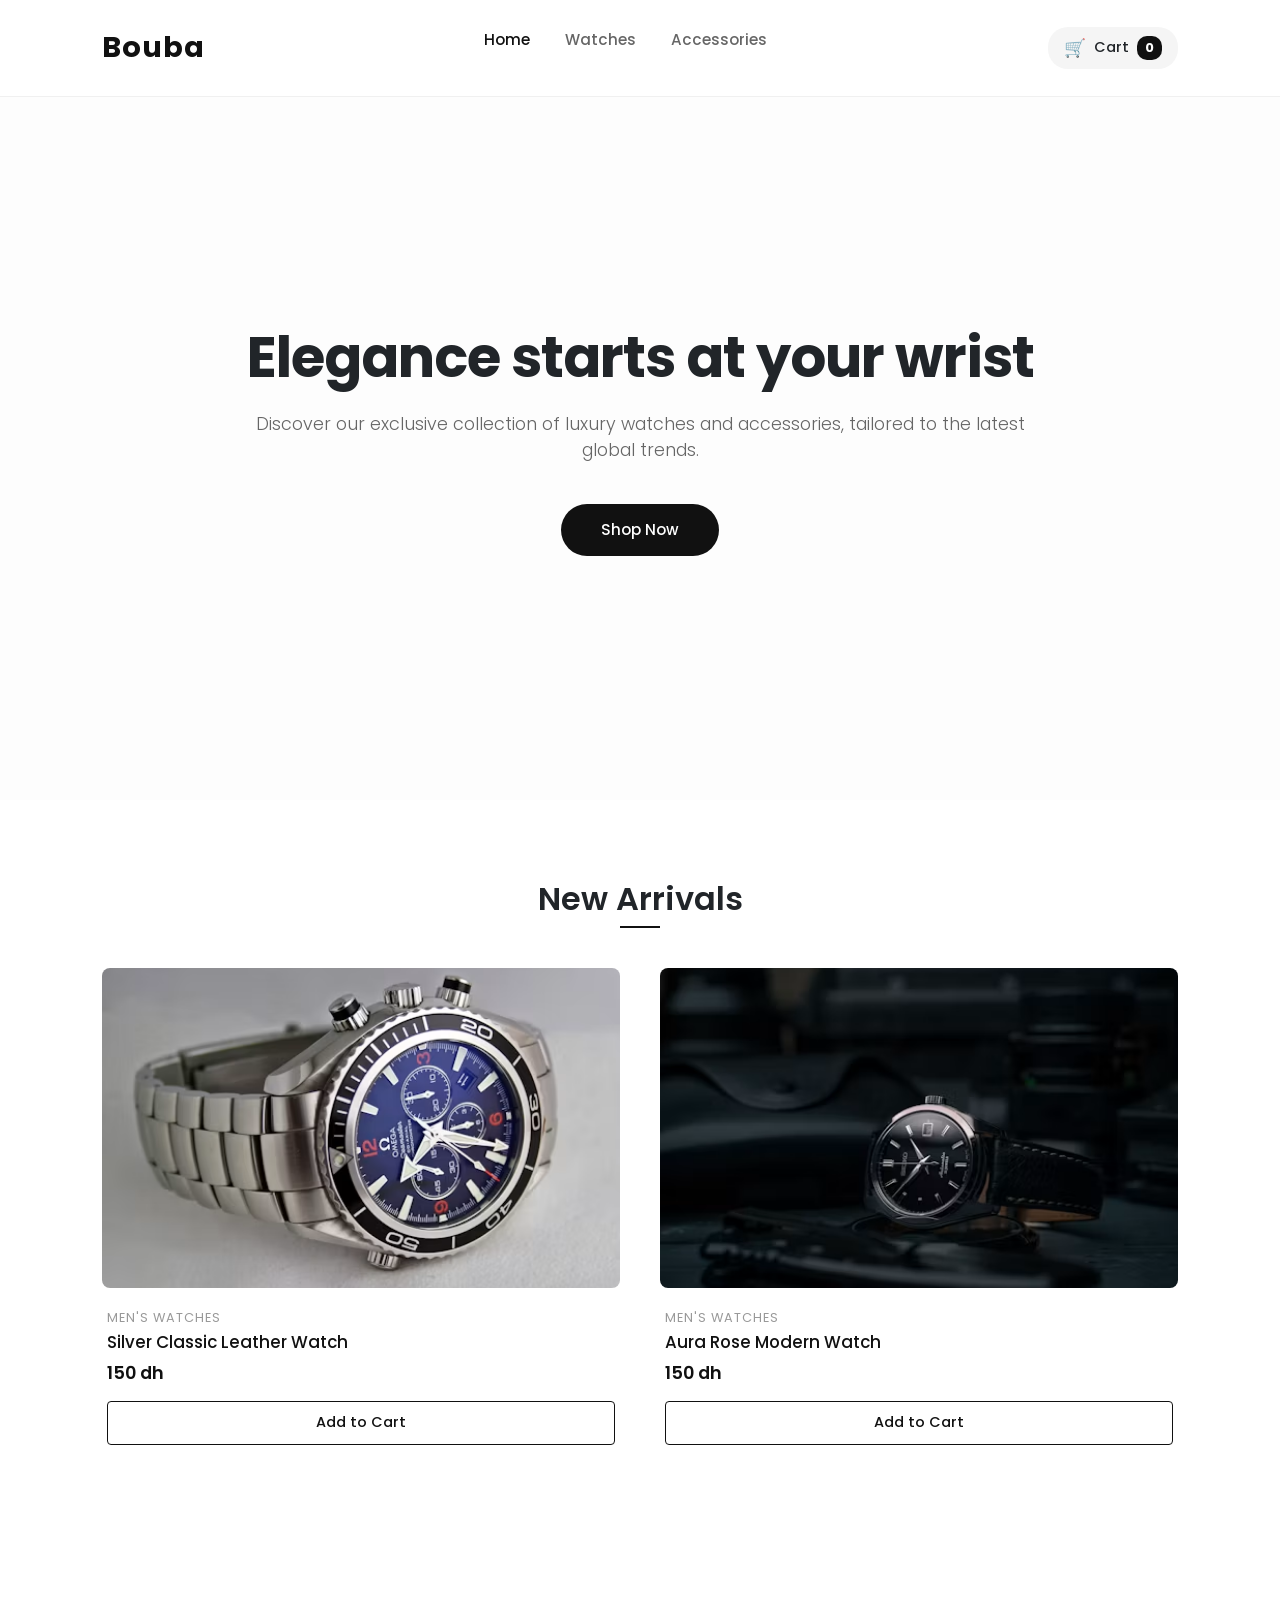
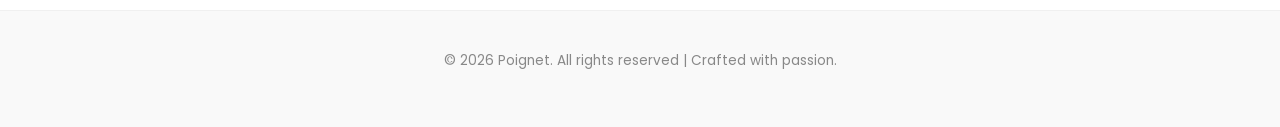
<file: MyShopProject/index.html>
<!DOCTYPE html>
<html lang="en" dir="ltr">
<head>
    <meta charset="UTF-8">
    <meta name="viewport" content="width=device-width, initial-scale=1.0">
    <title>Poignet | Trendy Watches & Accessories</title>
    <link class="main-css" rel="stylesheet" href="css/style.css">
    <link rel="stylesheet" href="css/responsive.css">
    <link href="https://cdn.jsdelivr.net/npm/bootstrap@5.3.3/dist/css/bootstrap.min.css" rel="stylesheet">
    <link rel="stylesheet" href="https://cdn.jsdelivr.net/npm/bootstrap-icons@1.11.3/font/bootstrap-icons.min.css">
</head>
<body>
    <header class="main-header">
        <a href="#" class="logo">Bouba</a>
        <div id="mobile">
            <a href="#ss">
                <i id="open" class="bi bi-list"></i>
            </a>
        </div>
        <nav class="navbar">
            <ul class="nav-links">
                <li><a href="#" id="home" class="nav-item active">Home</a></li>
                <li><a href="#shop" id="watches" class="nav-item">Watches</a></li>
                <li><a href="#" id="accessories" class="nav-item">Accessories</a></li>
                <li id="closs"><a href="#s" id="close"><i class="bi bi-x"></i></a></li>
                <li class="cart-container" id="uptIcon">
                    <span class="cart-icon">🛒</span>
                    <span class="cart-text">Cart</span>
                    <span class="cart-count" id="cartCounter">0</span>
                </li> 
            </ul>
        </nav>
        <div class="cart-container" id="cartButton">
            <span class="cart-icon">🛒</span>
            <span class="cart-text">Cart</span>
            <span class="cart-count" id="cartCounterDesktop">0</span>
        </div>
        
    </header>

    <section class="hero-section">
        <div class="hero-content">
            <h1 class="hero-title">Elegance starts at your wrist</h1>
            <p class="hero-subtitle">Discover our exclusive collection of luxury watches and accessories, tailored to the latest global trends.</p>
            <a href="#shop" class="hero-btn">Shop Now</a>
        </div>
    </section>

    <main class="shop-container" id="shop">
        <h2 class="section-title">New Arrivals</h2>
        
        <div class="products-grid">
            
            <article class="product-card">
                <div class="product-img-wrapper">
                    <img src="assets/images/w2.avif" alt="Silver Classic Watch">
                </div>
                <div class="product-info">
                    <span class="product-category">Men's Watches</span>
                    <h3 class="product-name">Silver Classic Leather Watch</h3>
                    <p class="product-price">150 dh</p>
                    <button class="add-to-cart-btn">Add to Cart</button>
                </div>
            </article>

            <article class="product-card">
                <div class="product-img-wrapper">
                    <img src="assets/images/w3.avif" alt="Aura Modern Watch">
                </div>
                <div class="product-info">
                    <span class="product-category">Men's Watches</span>
                    <h3 class="product-name">Aura Rose Modern Watch</h3>
                    <p class="product-price">150 dh</p>
                    <button class="add-to-cart-btn">Add to Cart</button>
                </div>
            </article>
        </div>
    </main>
    <footer class="main-footer">
        <p class="footer-text">&copy; 2026 Poignet. All rights reserved | Crafted with passion.</p>
    </footer>
    <script src="js/main.js"></script>
</body>
</html>
</file>
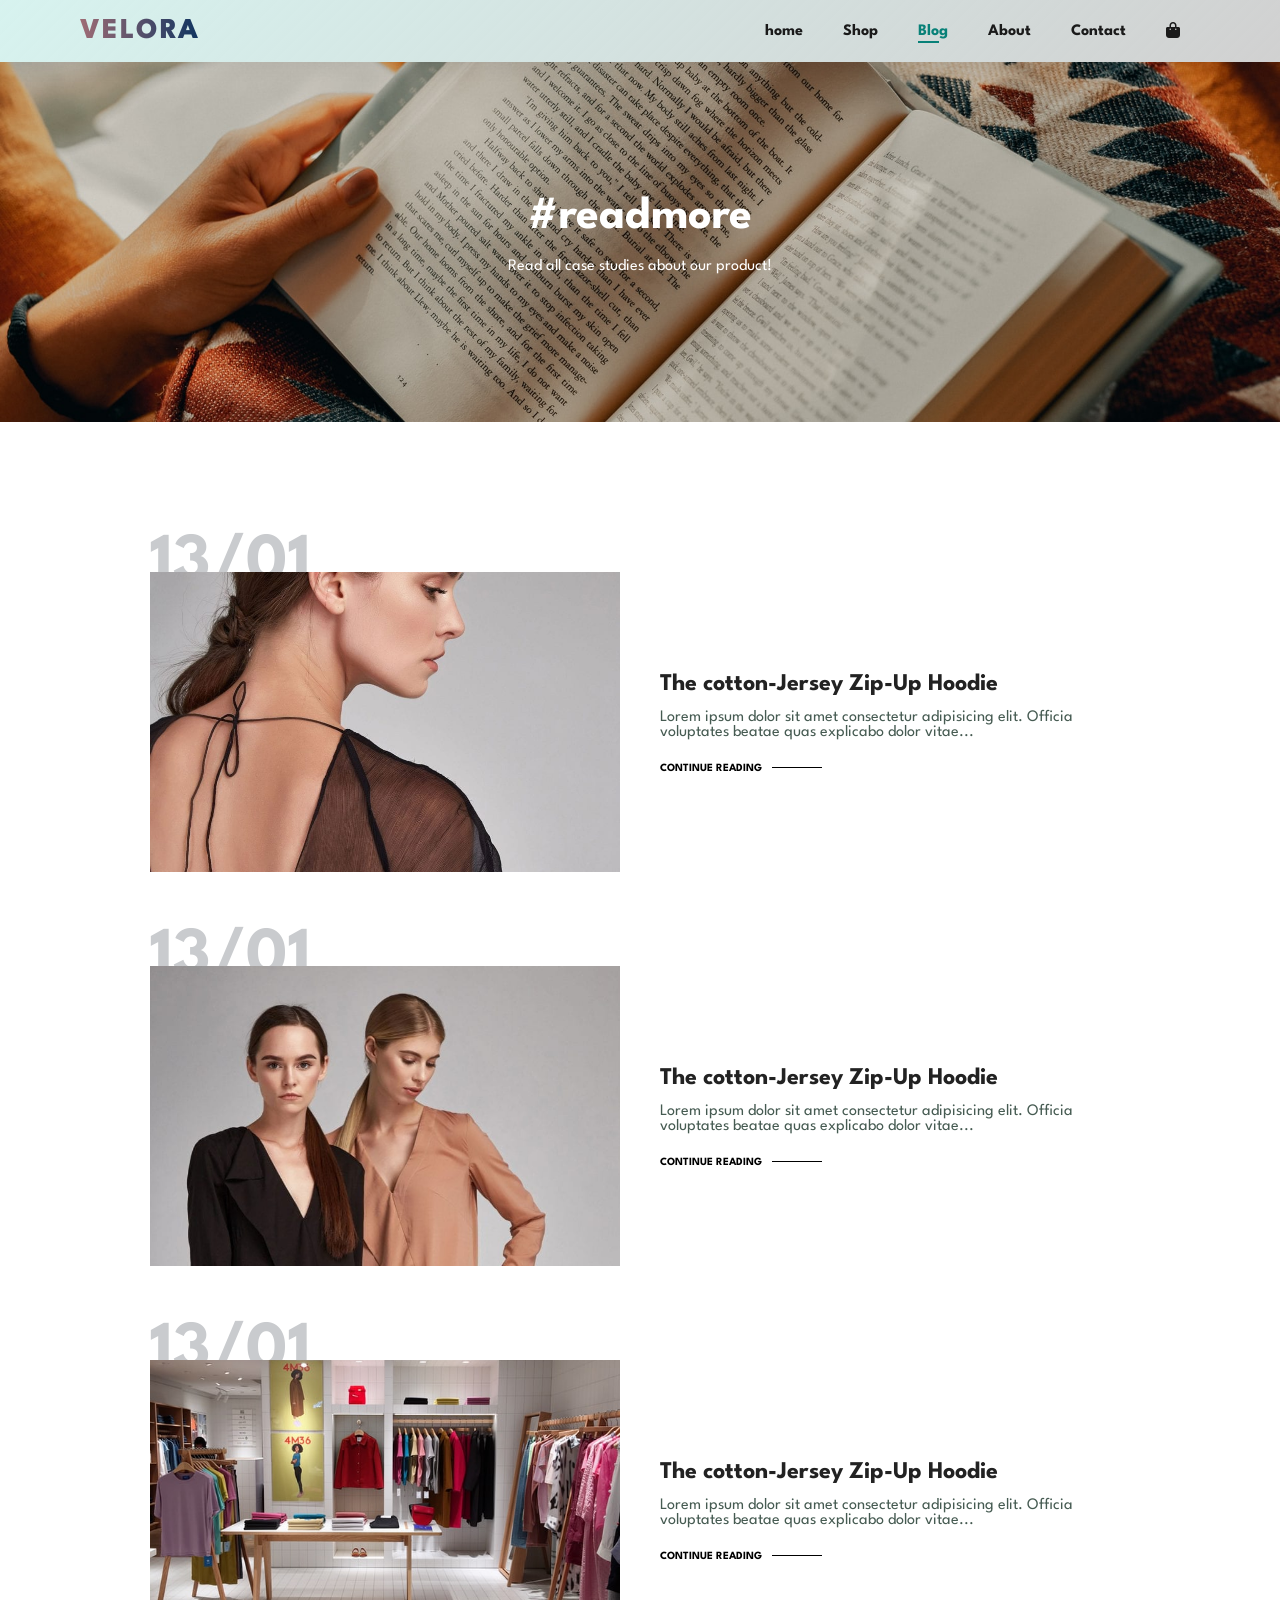
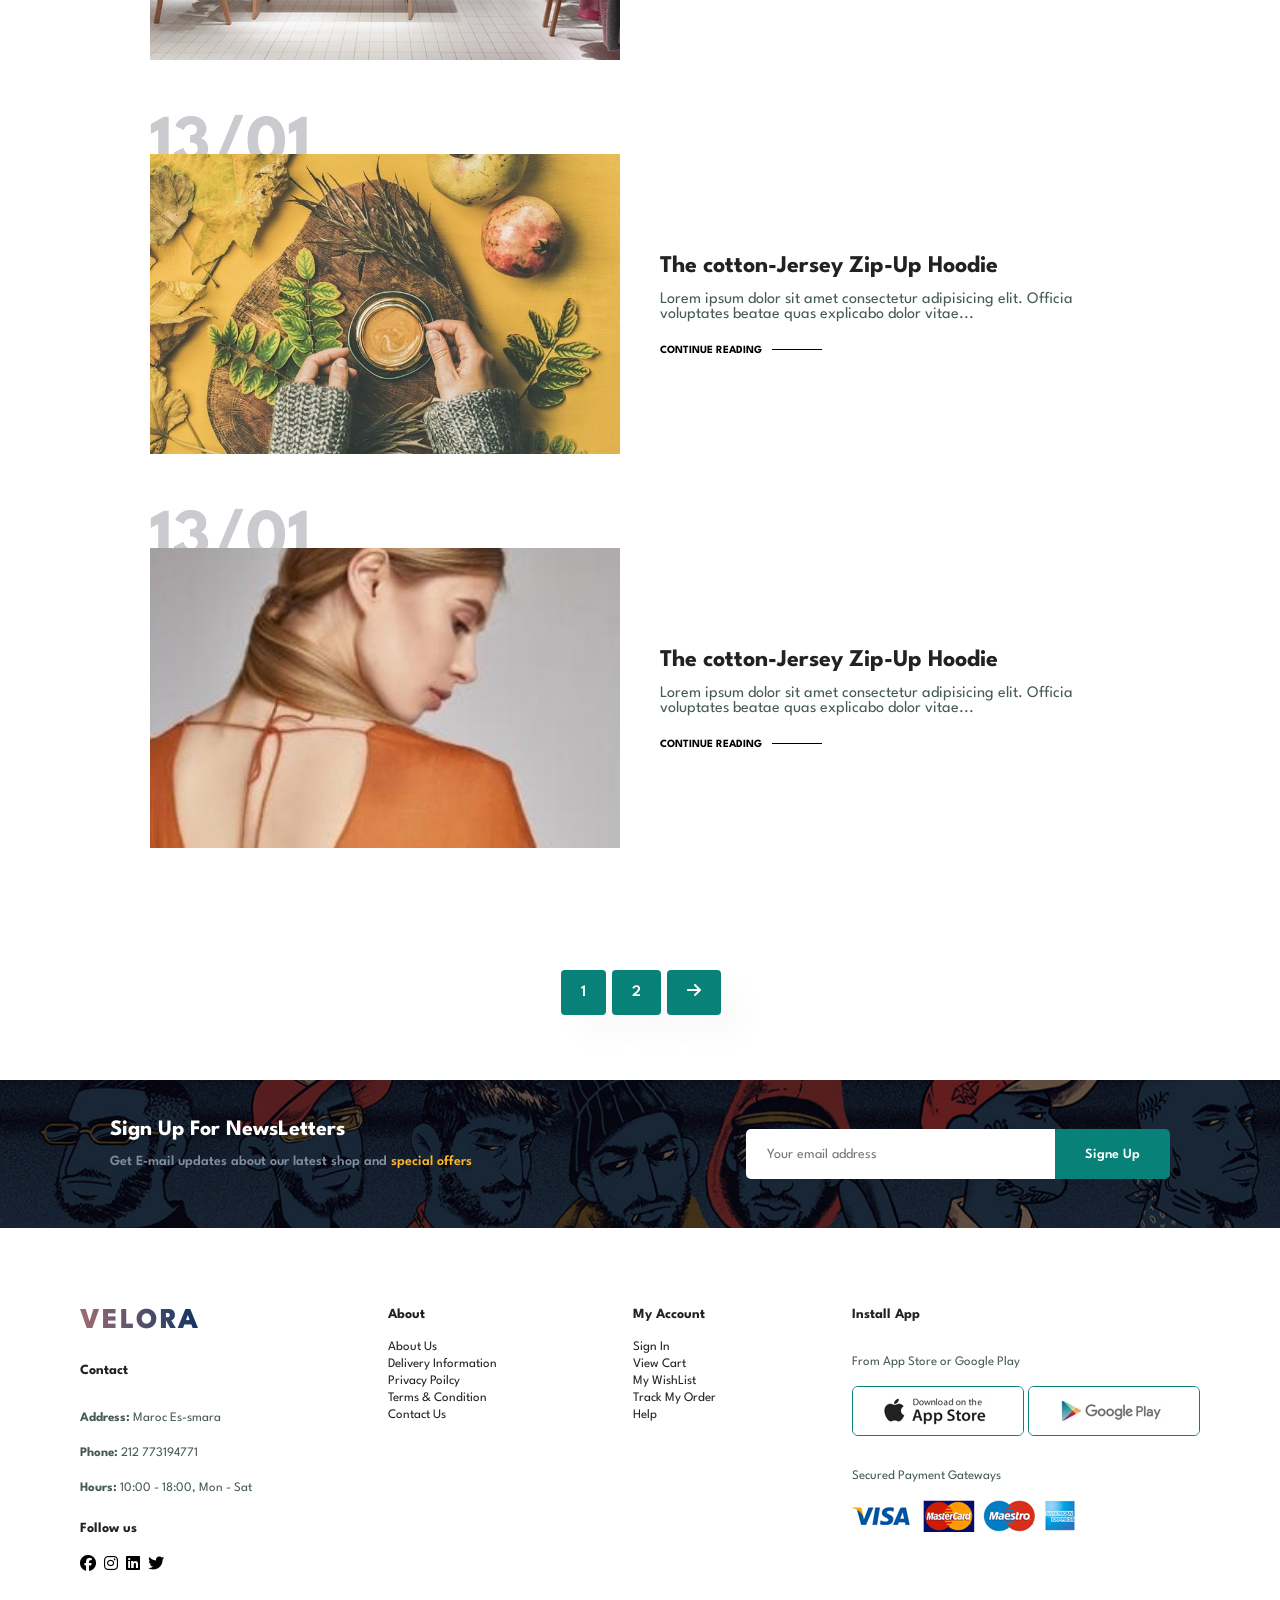
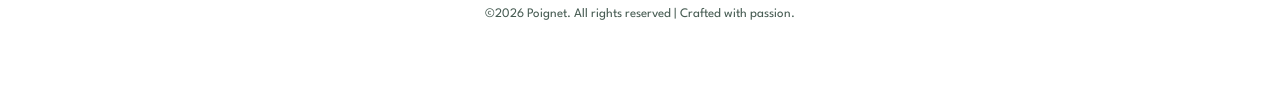
<file: MarketHub/subpages/blog.html>
<!DOCTYPE html>
<html lang="en">
  <head>
    <meta charset="UTF-8" />
    <meta http-equiv="X-UA-Compatible" content="IE=edge" />
    <meta name="viewport" content="width=device-width, initial-scale=1.0" />
    <title>Velora</title>
    <!-- font-awesome cdn -->
    <link
      rel="stylesheet"
      href="https://cdnjs.cloudflare.com/ajax/libs/font-awesome/6.5.1/css/all.min.css"
    />
    <!-- favicon -->
    <link rel="icon" href="../img/favicon.ico"/>
    <!-- css style -->
    <link rel="stylesheet" href="../CSS/style.css" />
    <link rel="stylesheet" href="../CSS/responsive.css">
  </head>

  <body>
    <!-- Header -->
    <header id="header">
      <a href="#" class="logo">Velora</a>
      <nav>
        <ul id="navbar">
             <li><a  href="../index.html ">home</a></li>
             <li><a href="shop.html">Shop</a></li>
             <li><a class="active" href="blog.html">Blog</a></li>
             <li><a href="about.html">About</a></li>
             <li><a href="contact.html">Contact</a></li>
             <li><a href="cart.html">
              <i class="fa-solid fa-bag-shopping head-cart"></i>
            </a></li>
            <a href="#" id="close"><i class="fa-solid fa-xmark"></i></a>

        </ul>
      </nav>
      <div id="mobile">
        <a href="cart.html">
              <i class="fa-solid fa-bag-shopping head-cart"></i>
        </a>
        <i id="bar" class="fa-solid fa-bars"></i>
      </div>
    </header>
    <!-- Hero Section -->
    <section id="page-header" class="blog-header">
          <h2 class="select-none">#readmore</h2>
          <p class="select-none">Read all case studies about our product!</p>
    </section>
    <!-- blog Section -->
    <section id="blog">
        <div class="blog-box">
            <div class="blog-img">
                <img src="../img/blog/b1.jpg" alt="">
            </div>
            <div class="blog-details">
                <h4>The cotton-Jersey Zip-Up Hoodie</h4>
                <p>Lorem ipsum dolor sit amet consectetur adipisicing elit. Officia voluptates beatae quas explicabo dolor vitae...</p>
                <a href="#">CONTINUE READING</a>
            </div>
            <h1>13/01</h1>
        </div>
        <div class="blog-box">
            <div class="blog-img">
                <img src="../img/blog/b2.jpg" alt="">
            </div>
            <div class="blog-details">
                <h4>The cotton-Jersey Zip-Up Hoodie</h4>
                <p>Lorem ipsum dolor sit amet consectetur adipisicing elit. Officia voluptates beatae quas explicabo dolor vitae...</p>
                <a href="#">CONTINUE READING</a>
            </div>
            <h1>13/01</h1>
        </div>
        <div class="blog-box">
            <div class="blog-img">
                <img src="../img/blog/b3.jpg" alt="">
            </div>
            <div class="blog-details">
                <h4>The cotton-Jersey Zip-Up Hoodie</h4>
                <p>Lorem ipsum dolor sit amet consectetur adipisicing elit. Officia voluptates beatae quas explicabo dolor vitae...</p>
                <a href="#">CONTINUE READING</a>
            </div>
            <h1>13/01</h1>
        </div>
        <div class="blog-box">
            <div class="blog-img">
                <img src="../img/blog/b6.jpg" alt="">
            </div>
            <div class="blog-details">
                <h4>The cotton-Jersey Zip-Up Hoodie</h4>
                <p>Lorem ipsum dolor sit amet consectetur adipisicing elit. Officia voluptates beatae quas explicabo dolor vitae...</p>
                <a href="#">CONTINUE READING</a>
            </div>
            <h1>13/01</h1>
        </div>
        <div class="blog-box">
            <div class="blog-img">
                <img src="../img/blog/b7.jpg" alt="">
            </div>
            <div class="blog-details">
                <h4>The cotton-Jersey Zip-Up Hoodie</h4>
                <p>Lorem ipsum dolor sit amet consectetur adipisicing elit. Officia voluptates beatae quas explicabo dolor vitae...</p>
                <a href="#">CONTINUE READING</a>
            </div>
            <h1>13/01</h1>
        </div>
        
    </section>
    <!-- pagination  -->
    <section id="pagination" class="section-p1">
        <a href="#">1</a>
        <a href="#">2</a>
        <a href="#"><i class="fa-solid fa-arrow-right"></i></a>
    </section>
    <!-- NewsLetter -->
    <section id="newsletter" class="section-p1 section-m1">
      <div class="newstext">
        <h4>Sign Up For NewsLetters</h4>
      <p>Get E-mail updates about our latest shop and 
        <span>special offers</span></p>
      </div>
      <form class="form">
        <input type="email" placeholder="Your email address">
        <button class="normal" type="submit">Signe Up</button>
      </form>

    </section>
    <!-- Footer Deja wajd hit fih bzaf tl content -->
    <footer class="section-p1">
      <div class="col">
        <a href="#" class="logo">Velora</a>
        <h4>Contact</h4>
        <p>
          <strong>Address:</strong> Maroc Es-smara
        </p>
        <p><strong>Phone:</strong> 212 773194771</p>
        <p><strong>Hours:</strong> 10:00 - 18:00, Mon - Sat</p>

        <div class="follow">
          <h4>Follow us</h4>
          <div class="icon">
            <i class="fa-brands fa-facebook" aria-hidden="true"></i>
            <i class="fa-brands fa-instagram" aria-hidden="true"></i>
            <i class="fa-brands fa-linkedin" aria-hidden="true"></i>
            <i class="fa-brands fa-twitter" aria-hidden="true"></i>
          </div>
        </div>
      </div>

      <div class="col">
        <h4>About</h4>
        <a href="./subpages/about.html">About Us</a>
        <a href="./subpages/blog.html">Delivery Information</a>
        <a href="./subpages/blog.html">Privacy Poilcy</a>
        <a href="./subpages/blog.html">Terms &amp; Condition</a>
        <a href="./subpages/contact.html">Contact Us</a>
      </div>
      <div class="col">
        <h4>My Account</h4>
        <a href="#newsLetter">Sign In</a>
        <a href="./subpages/cart.html">View Cart</a>
        <a href="./subpages/shop.html">My WishList</a>
        <a href="./subpages/sproduct.html">Track My Order</a>
        <a href="./subpages/contact.html">Help</a>
      </div>

      <div class="col install">
        <h4>Install App</h4>
        <p>From App Store or Google Play</p>
        <div class="row">
          <img src="../img/pay/app.jpg" alt="app" />
          <img src="../img/pay/play.jpg" alt="play" />
        </div>
        <p>Secured Payment Gateways</p>
        <img src="../img/pay/pay.png" alt="pay" />
      </div>
      <div class="copyright">
        <p>©2026 Poignet. All rights reserved | Crafted with passion.</p>
      </div>
    </footer>
    <script src="../js/main.js" defer></script>
  </body>
</html>
</file>
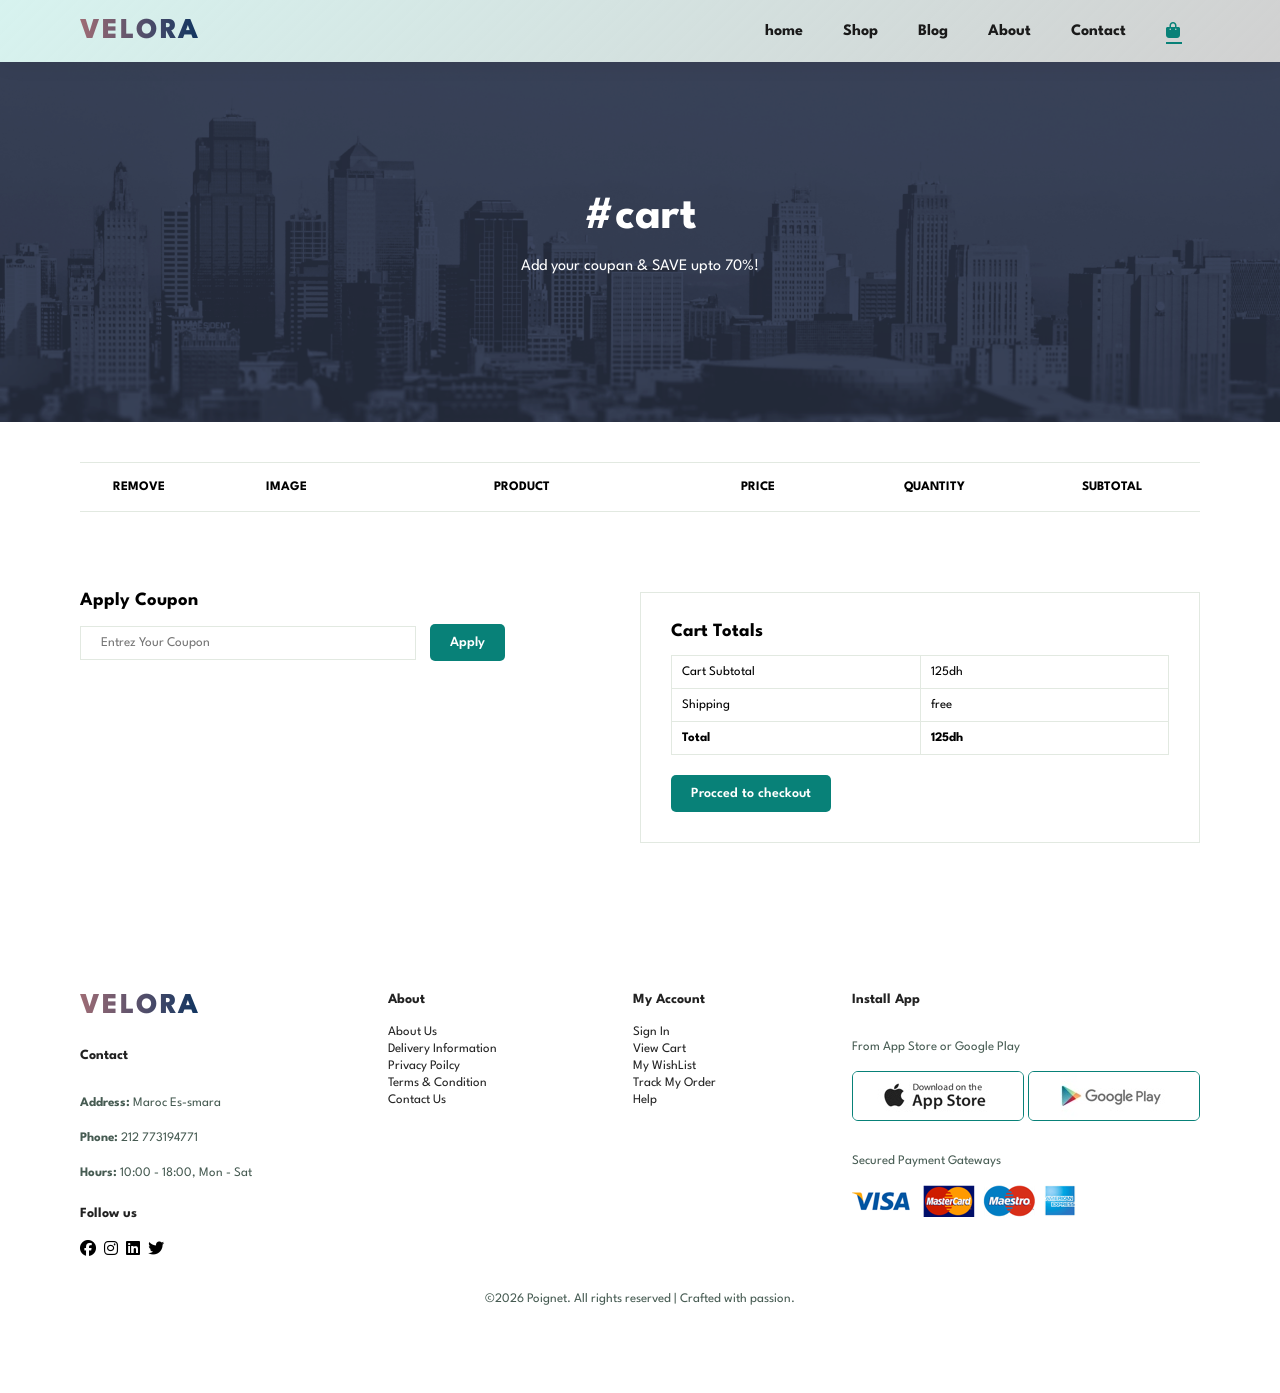
<file: MarketHub/subpages/cart.html>
<!DOCTYPE html>
<html lang="en">
  <head>
    <meta charset="UTF-8" />
    <meta http-equiv="X-UA-Compatible" content="IE=edge" />
    <meta name="viewport" content="width=device-width, initial-scale=1.0" />
    <title>Velora</title>
    <!-- font-awesome cdn -->
    <link
      rel="stylesheet"
      href="https://cdnjs.cloudflare.com/ajax/libs/font-awesome/6.5.1/css/all.min.css"
    />
    <!-- favicon -->
    <link rel="icon" href="../img/favicon.ico"/>
    <!-- css style -->
    <link rel="stylesheet" href="../CSS/style.css" />
    <link rel="stylesheet" href="../CSS/responsive.css">
  </head>

  <body>
    <!-- Header -->
    <header id="header">
      <a href="#" class="logo">Velora</a>
      <nav>
        <ul id="navbar">
             <li><a  href="../index.html ">home</a></li>
             <li><a href="shop.html">Shop</a></li>
             <li><a href="blog.html">Blog</a></li>
             <li><a href="about.html">About</a></li>
             <li><a href="contact.html">Contact</a></li>
             <li><a class="active" href="cart.html">
              <i class="fa-solid fa-bag-shopping head-cart"></i>
            </a></li>
            <a href="#" id="close"><i class="fa-solid fa-xmark"></i></a>

        </ul>
      </nav>
      <div id="mobile">
        <a href="cart.html">
              <i class="fa-solid fa-bag-shopping head-cart"></i>
        </a>
        <i id="bar" class="fa-solid fa-bars"></i>
      </div>
    </header>
    <!-- Hero Section -->
    <section id="page-header" class="about-header">
          <h2 class="select-none">#cart</h2>
          <p class="select-none">Add your coupan & SAVE upto 70%!</p>
    </section>
    <!-- cart  -->
    <section id="cart" class="section-p1">
        <table width="100%">
            <thead>
                <tr>
                   <td>REMOVE</td>
                   <td>IMAGE</td>
                   <td>PRODUCT</td>
                   <td>PRICE</td>
                   <td>QUANTITY</td>
                   <td>SUBTOTAL</td>
                </tr>
            </thead>
            <tbody>
                <tr>
                    <td><button class="normal delete">delete</button></td>
                    <td><img src="../img/products/f1.jpg" alt=""></td>
                    <td>Cartoon Astronaut T-Shirts</td>
                    <td>125dh</td>
                    <td><input type="number" value="1"></td>
                    <td>150dh</td>

                </tr>
                <tr>
                    <td><button class="normal delete">delete</button></td>
                    <td><img src="../img/products/f1.jpg" alt=""></td>
                    <td>Cartoon Astronaut T-Shirts</td>
                    <td>125dh</td>
                    <td><input type="number" value="1"></td>
                    <td>125dh</td>

                </tr>
                <tr>
                    <td><button class="normal delete">delete</button></td>
                    <td><img src="../img/products/f1.jpg" alt=""></td>
                    <td>Cartoon Astronaut T-Shirts</td>
                    <td>125dh</td>
                    <td><input type="number" value="1"></td>
                    <td>155dh</td>

                </tr>
            </tbody>

        </table>
    </section>
    <!-- cart add -->
     <section id="cart-add" class="section-p1">
        <div id="coupon">
            <h3>Apply Coupon</h3>
            <div>
                <input type="email" placeholder="Entrez Your Coupon">
                <button class="normal">Apply</button>
            </div>
        </div>
        <div id="subtotal">
            <h3>Cart Totals</h3>
            <table>
                <tr>
                    <td>Cart Subtotal</td>
                    <td>125dh</td>
                </tr>
                <tr>
                    <td>Shipping </td>
                    <td>free</td>
                </tr>
                <tr>
                    <td><strong>Total</strong></td>
                    <td><strong>125dh</strong></td>
                </tr>
            </table>
            <button type="submit" class="normal"> Procced to checkout</button>
        </div>
     </section>
    
    <!-- Footer Deja wajd hit fih bzaf tl content -->
    <footer class="section-p1">
      <div class="col">
        <a href="#" class="logo">Velora</a>
        <h4>Contact</h4>
        <p>
          <strong>Address:</strong> Maroc Es-smara
        </p>
        <p><strong>Phone:</strong> 212 773194771</p>
        <p><strong>Hours:</strong> 10:00 - 18:00, Mon - Sat</p>

        <div class="follow">
          <h4>Follow us</h4>
          <div class="icon">
            <i class="fa-brands fa-facebook" aria-hidden="true"></i>
            <i class="fa-brands fa-instagram" aria-hidden="true"></i>
            <i class="fa-brands fa-linkedin" aria-hidden="true"></i>
            <i class="fa-brands fa-twitter" aria-hidden="true"></i>
          </div>
        </div>
      </div>

      <div class="col">
        <h4>About</h4>
        <a href="./subpages/about.html">About Us</a>
        <a href="./subpages/blog.html">Delivery Information</a>
        <a href="./subpages/blog.html">Privacy Poilcy</a>
        <a href="./subpages/blog.html">Terms &amp; Condition</a>
        <a href="./subpages/contact.html">Contact Us</a>
      </div>
      <div class="col">
        <h4>My Account</h4>
        <a href="#newsLetter">Sign In</a>
        <a href="./subpages/cart.html">View Cart</a>
        <a href="./subpages/shop.html">My WishList</a>
        <a href="./subpages/sproduct.html">Track My Order</a>
        <a href="./subpages/contact.html">Help</a>
      </div>

      <div class="col install">
        <h4>Install App</h4>
        <p>From App Store or Google Play</p>
        <div class="row">
          <img src="../img/pay/app.jpg" alt="app" />
          <img src="../img/pay/play.jpg" alt="play" />
        </div>
        <p>Secured Payment Gateways</p>
        <img src="../img/pay/pay.png" alt="pay" />
      </div>
      <div class="copyright">
        <p>©2026 Poignet. All rights reserved | Crafted with passion.</p>
      </div>
    </footer>
    <script src="../js/main.js" defer></script>
  </body>
</html>
</file>
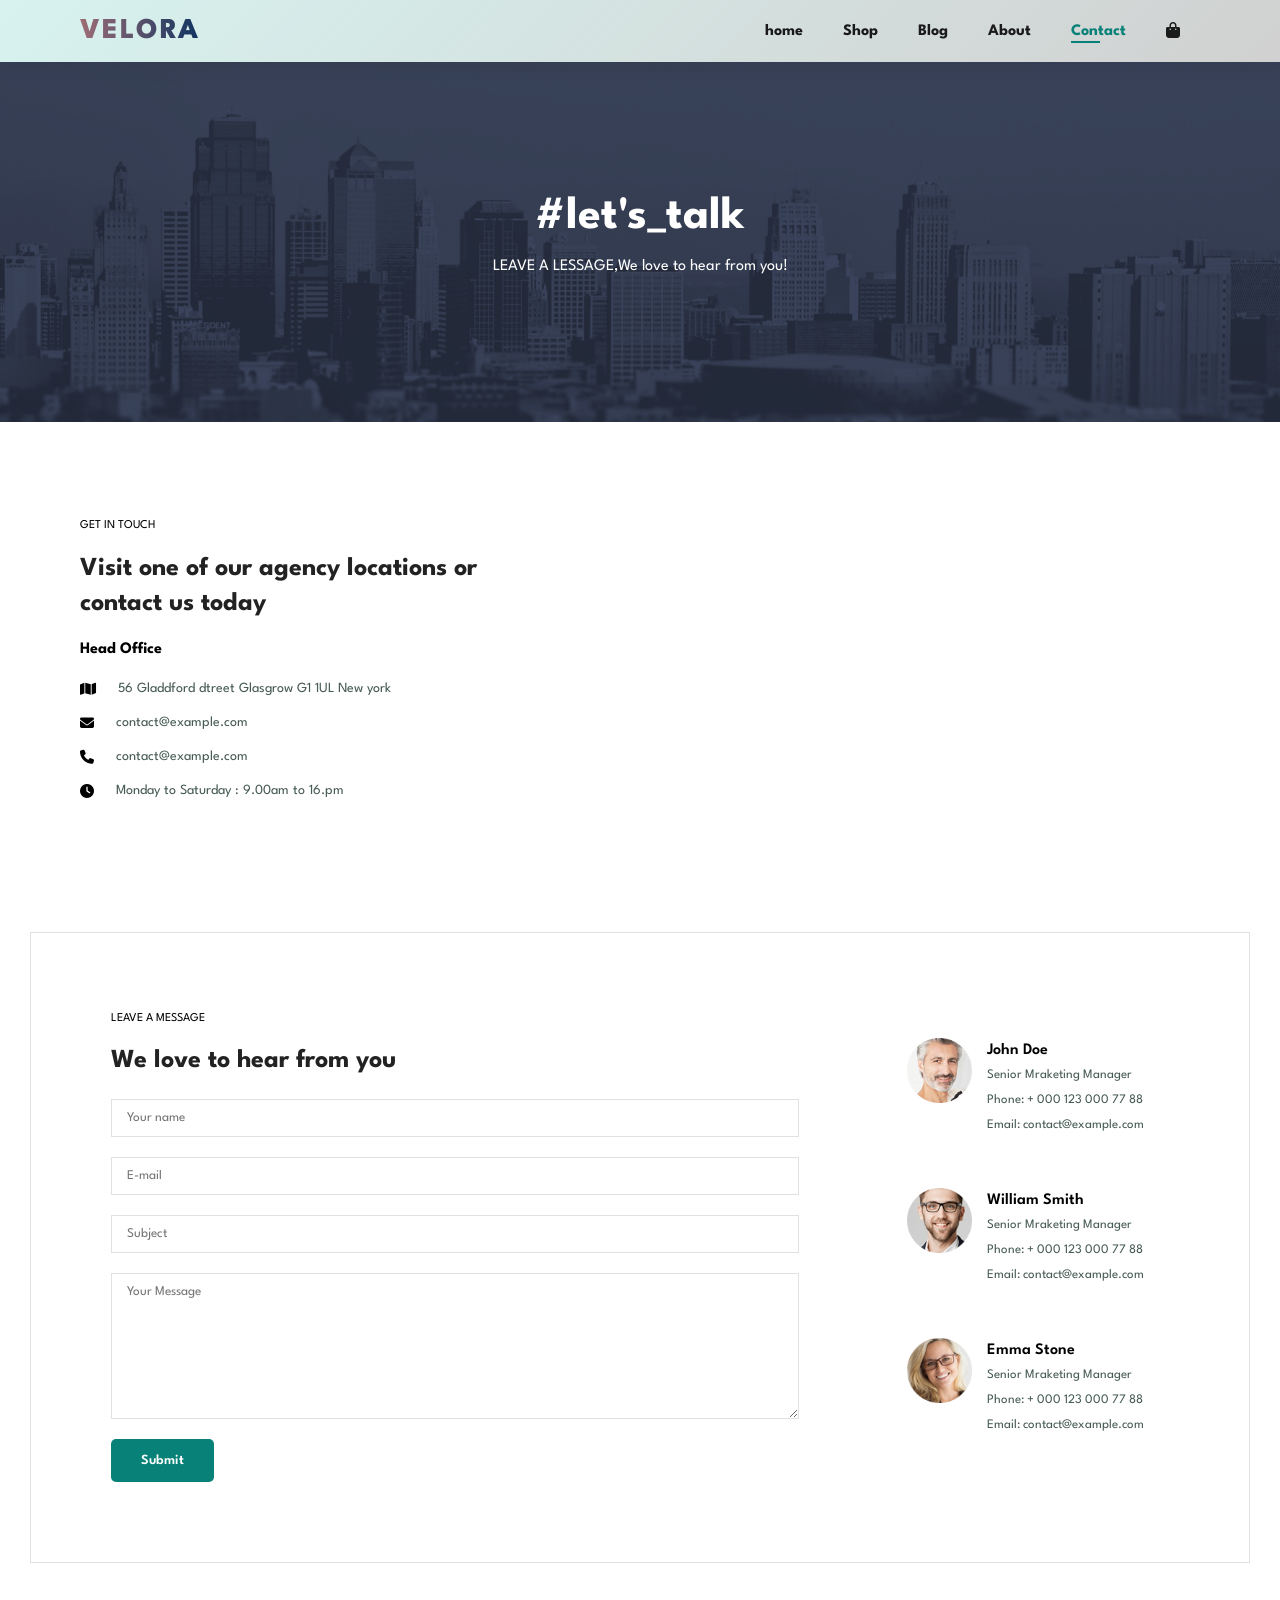
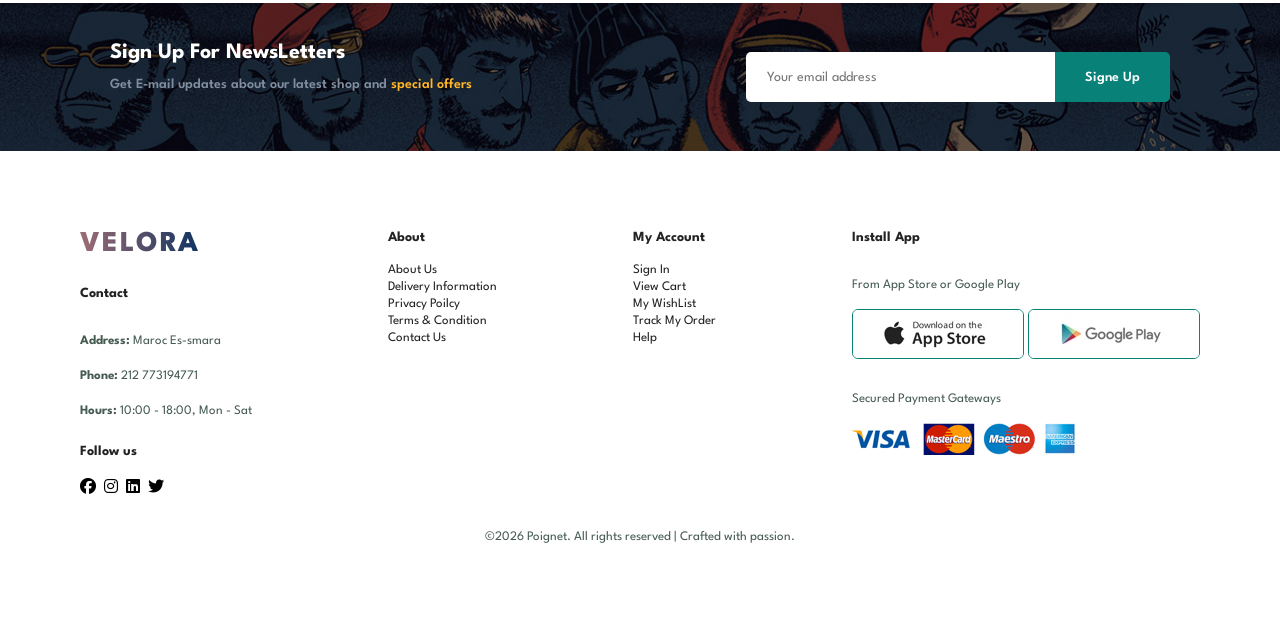
<file: MarketHub/subpages/contact.html>
<!DOCTYPE html>
<html lang="en">
  <head>
    <meta charset="UTF-8" />
    <meta http-equiv="X-UA-Compatible" content="IE=edge" />
    <meta name="viewport" content="width=device-width, initial-scale=1.0" />
    <title>Velora</title>
    <!-- font-awesome cdn -->
    <link
      rel="stylesheet"
      href="https://cdnjs.cloudflare.com/ajax/libs/font-awesome/6.5.1/css/all.min.css"
    />
    <!-- favicon -->
    <link rel="icon" href="../img/favicon.ico"/>
    <!-- css style -->
    <link rel="stylesheet" href="../CSS/style.css" />
    <link rel="stylesheet" href="../CSS/responsive.css">
  </head>

  <body>
    <!-- Header -->
    <header id="header">
      <a href="#" class="logo">Velora</a>
      <nav>
        <ul id="navbar">
             <li><a  href="../index.html ">home</a></li>
             <li><a href="shop.html">Shop</a></li>
             <li><a href="blog.html">Blog</a></li>
             <li><a href="about.html">About</a></li>
             <li><a class="active" href="contact.html">Contact</a></li>
             <li><a href="cart.html">
              <i class="fa-solid fa-bag-shopping head-cart"></i>
            </a></li>
            <a href="#" id="close"><i class="fa-solid fa-xmark"></i></a>

        </ul>
      </nav>
      <div id="mobile">
        <a href="cart.html">
              <i class="fa-solid fa-bag-shopping head-cart"></i>
        </a>
        <i id="bar" class="fa-solid fa-bars"></i>
      </div>
    </header>
    <!-- Hero Section -->
    <section id="page-header" class="contact-header">
          <h2 class="select-none">#let's_talk</h2>
          <p class="select-none">LEAVE A LESSAGE,We love to hear from you!</p>
    </section>
    <!-- contact details -->
    <section id="contact-details" class="section-p1">
        <div class="details">
            <span>GET IN TOUCH</span>
            <h2>Visit one of our agency locations or contact us today</h2>
            <h3>Head Office</h3>
            <div>
                <li>
                    <i class="fa-solid fa-map"></i>
                    <p>56 Gladdford dtreet Glasgrow G1 1UL New york</p>
                </li>
                <li>
                    <i class="fa-solid fa-envelope"></i>
                    <p>contact@example.com</p>
                </li>
                <li>
                    <i class="fa-solid fa-phone"></i>
                    <p>contact@example.com</p>
                </li>
                <li>
                    <i class="fa-solid fa-clock"></i>
                    <p>Monday to Saturday : 9.00am to 16.pm</p>
                </li>
            </div>
        </div>
        <div class="map">
            <iframe src="https://www.google.com/maps/embed?pb=!1m18!1m12!1m3!1d57011.35960414747!2d-11.681771400000008!3d26.73767469999999!2m3!1f0!2f0!3f0!3m2!1i1024!2i768!4f13.1!3m3!1m2!1s0xc3474de0fb97b53%3A0x14beb7c273ae9ea0!2sSmara!5e0!3m2!1sfr!2s!4v1782396940332!5m2!1sfr!2s" width="600" height="450" style="border:0;" allowfullscreen="" loading="lazy" referrerpolicy="strict-origin-when-cross-origin"></iframe>

        </div>
    </section>
    <!-- contact section -->
    <section id="form-details">
        <form action="">
            <span>LEAVE A MESSAGE </span>
            <h2>We love to hear from you </h2>
            <input type="text" placeholder="Your name">
            <input type="email" placeholder="E-mail">
            <input type="text" placeholder="Subject">
            <textarea name="" id="" cols="30" rows="10" placeholder="Your Message"></textarea>
            <button class="normal">Submit</button>
        </form>
        <div class="people">
            <div>
                <img src="../img/people/1.png" alt="">
                <p>
                    <span>John Doe</span>
                    Senior Mraketing Manager <br>
                    Phone: + 000 123 000 77 88 <br>
                    Email: contact@example.com
                </p>
            </div>
            <div>
                <img src="../img/people/2.png" alt="">
                <p>
                    <span>William Smith</span>
                    Senior Mraketing Manager <br>
                    Phone: + 000 123 000 77 88 <br>
                    Email: contact@example.com
                </p>
            </div>
            <div>
                <img src="../img/people/3.png" alt="">
                <p>
                    <span>Emma Stone</span>
                    Senior Mraketing Manager <br>
                    Phone: + 000 123 000 77 88 <br>
                    Email: contact@example.com
                </p>
            </div>
        </div>
    </section>
    <!-- NewsLetter -->
    <section id="newsletter" class="section-p1 section-m1">
      <div class="newstext">
        <h4>Sign Up For NewsLetters</h4>
      <p>Get E-mail updates about our latest shop and 
        <span>special offers</span></p>
      </div>
      <form class="form">
        <input type="email" placeholder="Your email address">
        <button class="normal" type="submit">Signe Up</button>
      </form>

    </section>
    <!-- Footer Deja wajd hit fih bzaf tl content -->
    <footer class="section-p1">
      <div class="col">
        <a href="#" class="logo">Velora</a>
        <h4>Contact</h4>
        <p>
          <strong>Address:</strong> Maroc Es-smara
        </p>
        <p><strong>Phone:</strong> 212 773194771</p>
        <p><strong>Hours:</strong> 10:00 - 18:00, Mon - Sat</p>

        <div class="follow">
          <h4>Follow us</h4>
          <div class="icon">
            <i class="fa-brands fa-facebook" aria-hidden="true"></i>
            <i class="fa-brands fa-instagram" aria-hidden="true"></i>
            <i class="fa-brands fa-linkedin" aria-hidden="true"></i>
            <i class="fa-brands fa-twitter" aria-hidden="true"></i>
          </div>
        </div>
      </div>

      <div class="col">
        <h4>About</h4>
        <a href="./subpages/about.html">About Us</a>
        <a href="./subpages/blog.html">Delivery Information</a>
        <a href="./subpages/blog.html">Privacy Poilcy</a>
        <a href="./subpages/blog.html">Terms &amp; Condition</a>
        <a href="./subpages/contact.html">Contact Us</a>
      </div>
      <div class="col">
        <h4>My Account</h4>
        <a href="#newsLetter">Sign In</a>
        <a href="./subpages/cart.html">View Cart</a>
        <a href="./subpages/shop.html">My WishList</a>
        <a href="./subpages/sproduct.html">Track My Order</a>
        <a href="./subpages/contact.html">Help</a>
      </div>

      <div class="col install">
        <h4>Install App</h4>
        <p>From App Store or Google Play</p>
        <div class="row">
          <img src="../img/pay/app.jpg" alt="app" />
          <img src="../img/pay/play.jpg" alt="play" />
        </div>
        <p>Secured Payment Gateways</p>
        <img src="../img/pay/pay.png" alt="pay" />
      </div>
      <div class="copyright">
        <p>©2026 Poignet. All rights reserved | Crafted with passion.</p>
      </div>
    </footer>
    <script src="../js/main.js" defer></script>
  </body>
</html>
</file>
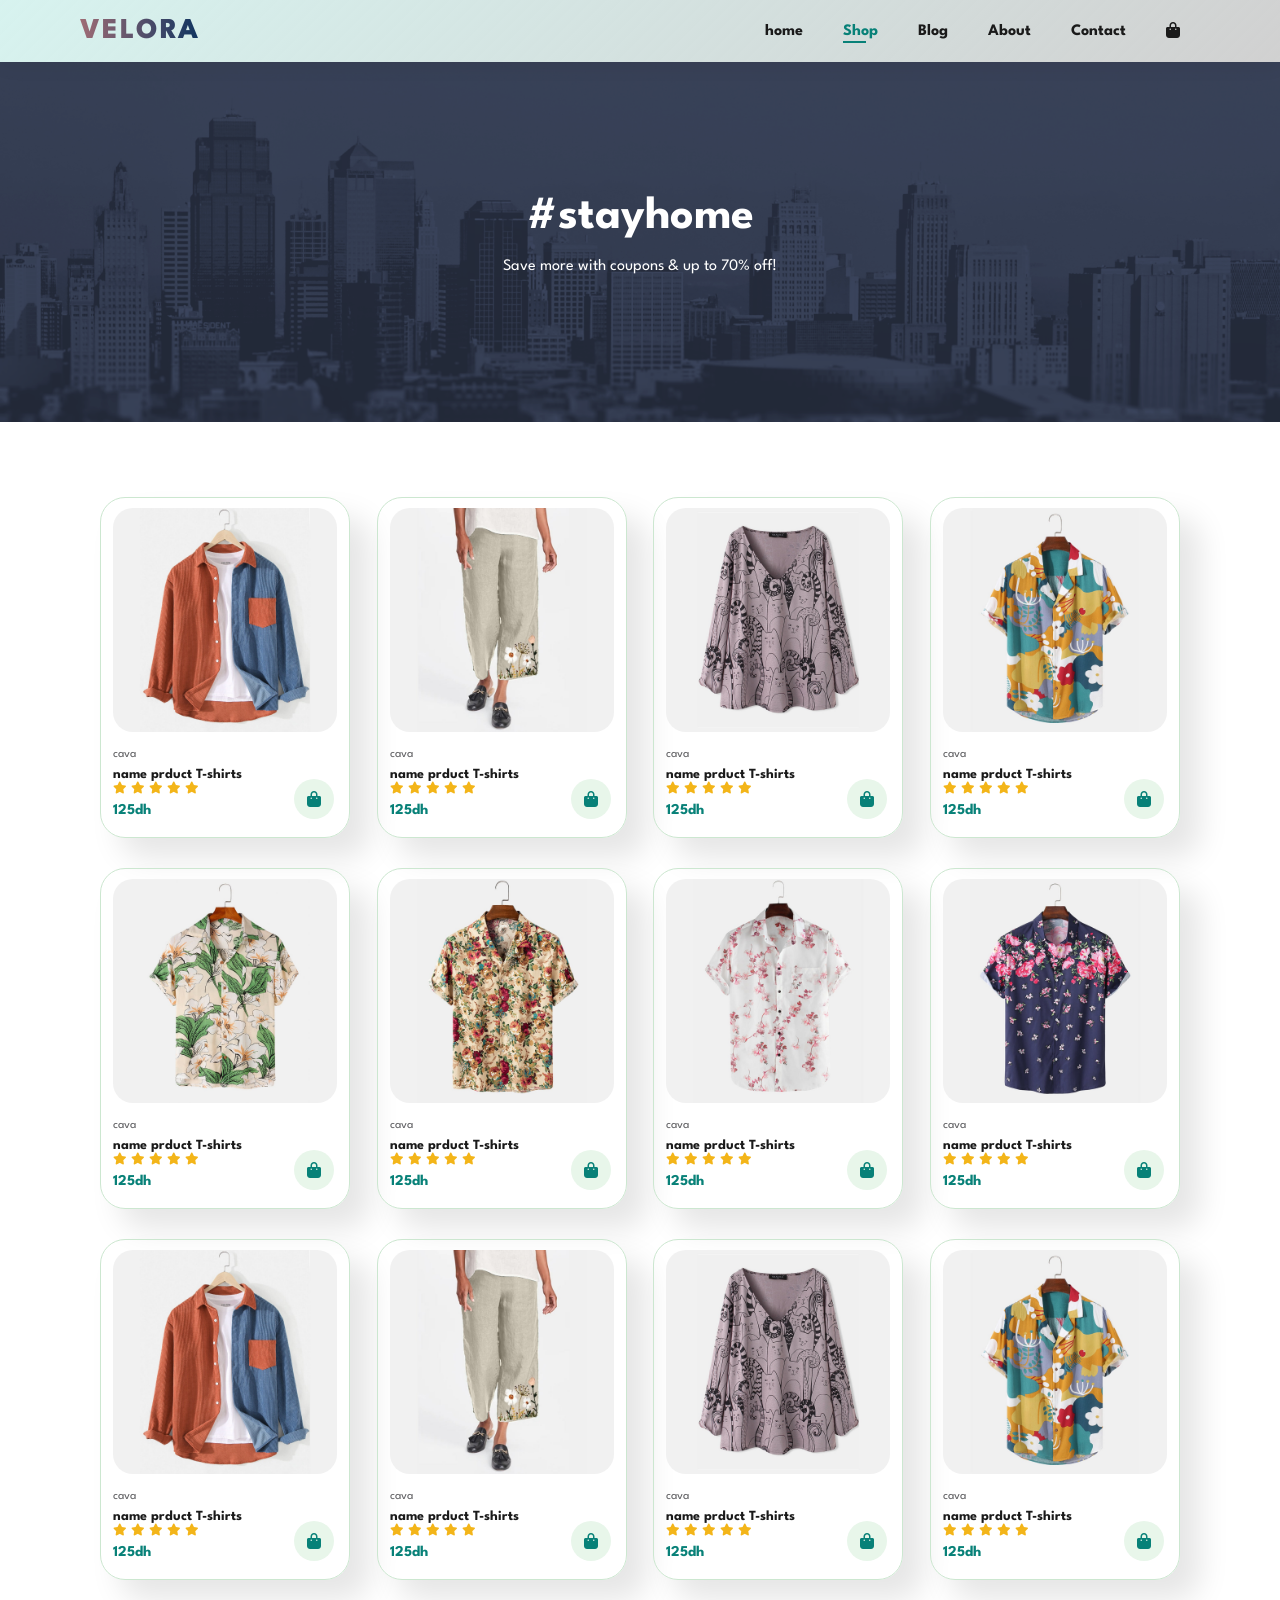
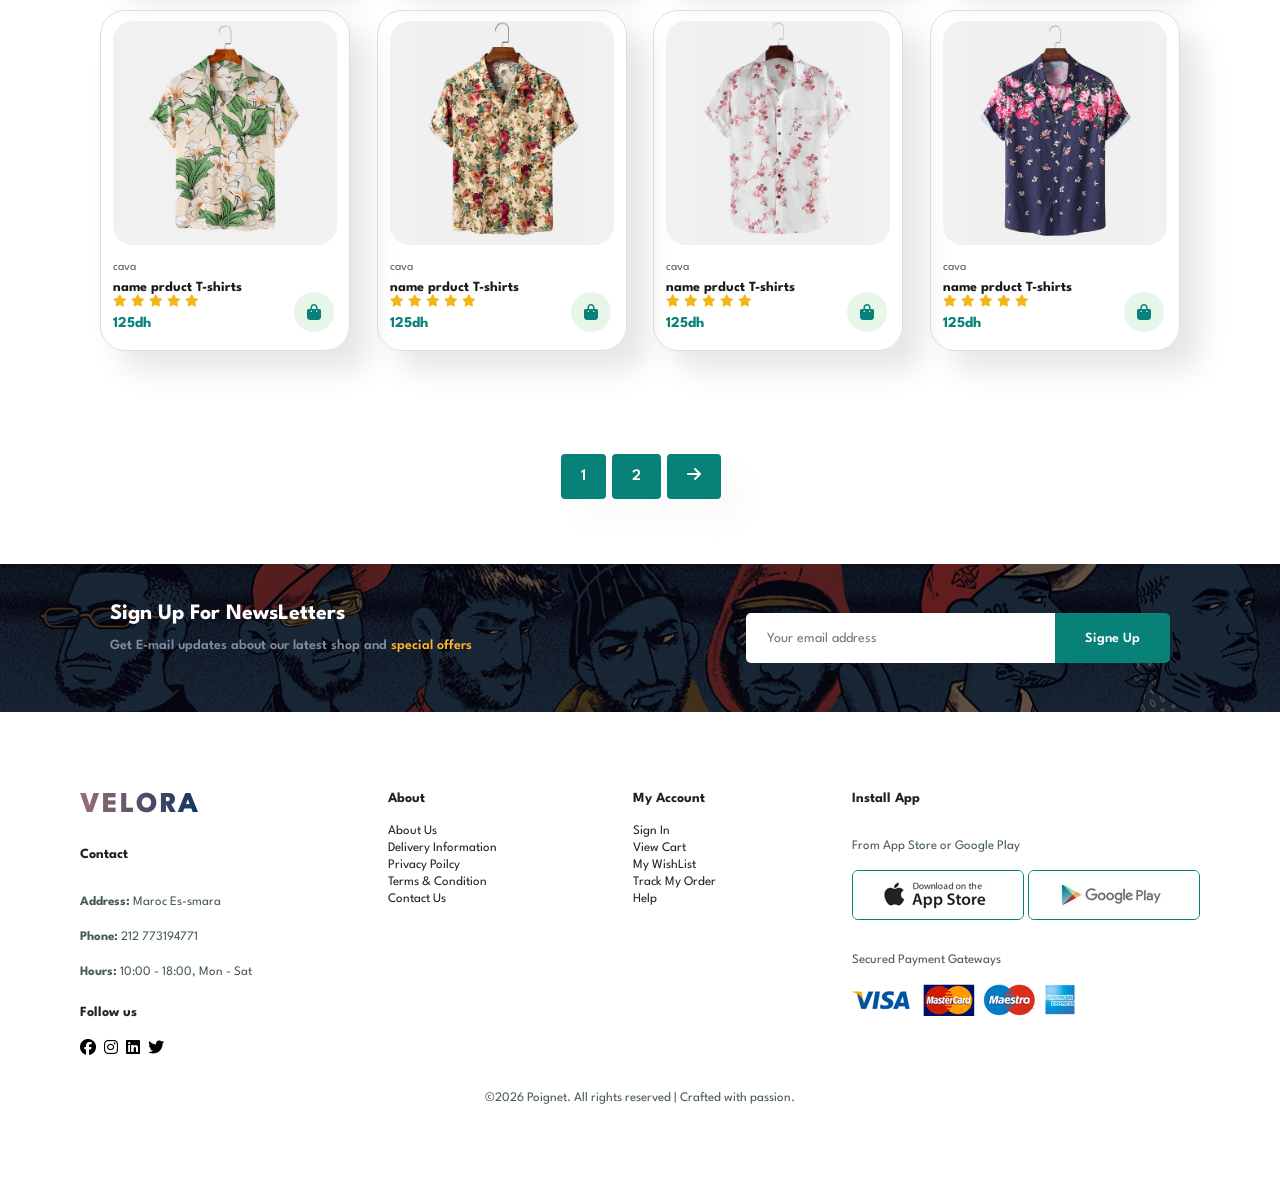
<file: MarketHub/subpages/shop.html>
<!DOCTYPE html>
<html lang="en">
  <head>
    <meta charset="UTF-8" />
    <meta http-equiv="X-UA-Compatible" content="IE=edge" />
    <meta name="viewport" content="width=device-width, initial-scale=1.0" />
    <title>Velora</title>
    <!-- font-awesome cdn -->
    <link
      rel="stylesheet"
      href="https://cdnjs.cloudflare.com/ajax/libs/font-awesome/6.5.1/css/all.min.css"
    />
    <!-- favicon -->
    <link rel="icon" href="../img/favicon.ico" />
    <!-- css style -->
    <link rel="stylesheet" href="../CSS/style.css" />
    <link rel="stylesheet" href="../CSS/responsive.css">
  </head>

  <body>
    <!-- Header -->
    <header id="header">
      <a href="#" class="logo">Velora</a>
      <nav>
        <ul id="navbar">
             <li><a  href="../index.html ">home</a></li>
             <li><a class="active" href="shop.html">Shop</a></li>
             <li><a href="blog.html">Blog</a></li>
             <li><a href="about.html">About</a></li>
             <li><a href="contact.html">Contact</a></li>
             <li><a href="cart.html">
              <i class="fa-solid fa-bag-shopping head-cart"></i>
            </a></li>
            <a href="#" id="close"><i class="fa-solid fa-xmark"></i></a>

        </ul>
      </nav>
      <div id="mobile">
        <a href="cart.html">
              <i class="fa-solid fa-bag-shopping head-cart"></i>
        </a>
        <i id="bar" class="fa-solid fa-bars"></i>
      </div>
    </header>
    <!-- Hero Section -->
    <section id="page-header">
          <h2 class="select-none">#stayhome</h2>
          <p class="select-none">Save more with coupons & up to 70% off!</p>
    </section>
    <!-- Products -->
    <section id="product1" class="section-p1">
      <div class="pro-container">
        <div class="pro">
          <img src="../img/products/f6.jpg" alt="">
          <div class="des">
            <span>cava</span>
            <h5>name prduct T-shirts</h5>
            <div class="star">
              <i class="fa-solid fa-star"></i>
              <i class="fa-solid fa-star"></i>
              <i class="fa-solid fa-star"></i>
              <i class="fa-solid fa-star"></i>
              <i class="fa-solid fa-star"></i>
            </div>
            <h4>125dh</h4>
          </div>
          <a href="cart.html" class="cart"><i class="fa-solid fa-bag-shopping"></i></a>
        </div>
        <div class="pro">
          <img src="../img/products/f7.jpg" alt="">
          <div class="des">
            <span>cava</span>
            <h5>name prduct T-shirts</h5>
            <div class="star">
              <i class="fa-solid fa-star"></i>
              <i class="fa-solid fa-star"></i>
              <i class="fa-solid fa-star"></i>
              <i class="fa-solid fa-star"></i>
              <i class="fa-solid fa-star"></i>
            </div>
            <h4>125dh</h4>
          </div>
          <a href="cart.html"><i class="fa-solid fa-bag-shopping"></i></a>
        </div>
        <div class="pro">
          <img src="../img/products/f8.jpg" alt="">
          <div class="des">
            <span>cava</span>
            <h5>name prduct T-shirts</h5>
            <div class="star">
              <i class="fa-solid fa-star"></i>
              <i class="fa-solid fa-star"></i>
              <i class="fa-solid fa-star"></i>
              <i class="fa-solid fa-star"></i>
              <i class="fa-solid fa-star"></i>
            </div>
            <h4>125dh</h4>
          </div>
          <a href="cart.html"><i class="fa-solid fa-bag-shopping"></i></a>
        </div>
        <div class="pro">
          <img src="../img/products/f1.jpg" alt="">
          <div class="des">
            <span>cava</span>
            <h5>name prduct T-shirts</h5>
            <div class="star">
              <i class="fa-solid fa-star"></i>
              <i class="fa-solid fa-star"></i>
              <i class="fa-solid fa-star"></i>
              <i class="fa-solid fa-star"></i>
              <i class="fa-solid fa-star"></i>
            </div>
            <h4>125dh</h4>
          </div>
          <a href="cart.html"><i class="fa-solid fa-bag-shopping"></i></a>
        </div>
        <div class="pro">
          <img src="../img/products/f2.jpg" alt="">
          <div class="des">
            <span>cava</span>
            <h5>name prduct T-shirts</h5>
            <div class="star">
              <i class="fa-solid fa-star"></i>
              <i class="fa-solid fa-star"></i>
              <i class="fa-solid fa-star"></i>
              <i class="fa-solid fa-star"></i>
              <i class="fa-solid fa-star"></i>
            </div>
            <h4>125dh</h4>
          </div>
          <a href="cart.html"><i class="fa-solid fa-bag-shopping"></i></a>
        </div>
        <div class="pro">
          <img src="../img/products/f3.jpg" alt="">
          <div class="des">
            <span>cava</span>
            <h5>name prduct T-shirts</h5>
            <div class="star">
              <i class="fa-solid fa-star"></i>
              <i class="fa-solid fa-star"></i>
              <i class="fa-solid fa-star"></i>
              <i class="fa-solid fa-star"></i>
              <i class="fa-solid fa-star"></i>
            </div>
            <h4>125dh</h4>
          </div>
          <a href="cart.html"><i class="fa-solid fa-bag-shopping"></i></a>
        </div>
        <div class="pro">
          <img src="../img/products/f4.jpg" alt="">
          <div class="des">
            <span>cava</span>
            <h5>name prduct T-shirts</h5>
            <div class="star">
              <i class="fa-solid fa-star"></i>
              <i class="fa-solid fa-star"></i>
              <i class="fa-solid fa-star"></i>
              <i class="fa-solid fa-star"></i>
              <i class="fa-solid fa-star"></i>
            </div>
            <h4>125dh</h4>
          </div>
          <a href="cart.html"><i class="fa-solid fa-bag-shopping"></i></a>
        </div>
        <div class="pro">
          <img src="../img/products/f5.jpg" alt="">
          <div class="des">
            <span>cava</span>
            <h5>name prduct T-shirts</h5>
            <div class="star">
              <i class="fa-solid fa-star"></i>
              <i class="fa-solid fa-star"></i>
              <i class="fa-solid fa-star"></i>
              <i class="fa-solid fa-star"></i>
              <i class="fa-solid fa-star"></i>
            </div>
            <h4>125dh</h4>
          </div>
          <a href="cart.html"><i class="fa-solid fa-bag-shopping"></i></a>
        </div>
        <div class="pro">
          <img src="../img/products/f6.jpg" alt="">
          <div class="des">
            <span>cava</span>
            <h5>name prduct T-shirts</h5>
            <div class="star">
              <i class="fa-solid fa-star"></i>
              <i class="fa-solid fa-star"></i>
              <i class="fa-solid fa-star"></i>
              <i class="fa-solid fa-star"></i>
              <i class="fa-solid fa-star"></i>
            </div>
            <h4>125dh</h4>
          </div>
          <a href="subpages/cart.html" class="cart"><i class="fa-solid fa-bag-shopping"></i></a>
        </div>
        <div class="pro">
          <img src="../img/products/f7.jpg" alt="">
          <div class="des">
            <span>cava</span>
            <h5>name prduct T-shirts</h5>
            <div class="star">
              <i class="fa-solid fa-star"></i>
              <i class="fa-solid fa-star"></i>
              <i class="fa-solid fa-star"></i>
              <i class="fa-solid fa-star"></i>
              <i class="fa-solid fa-star"></i>
            </div>
            <h4>125dh</h4>
          </div>
          <a href="cart.html"><i class="fa-solid fa-bag-shopping"></i></a>
        </div>
        <div class="pro">
          <img src="../img/products/f8.jpg" alt="">
          <div class="des">
            <span>cava</span>
            <h5>name prduct T-shirts</h5>
            <div class="star">
              <i class="fa-solid fa-star"></i>
              <i class="fa-solid fa-star"></i>
              <i class="fa-solid fa-star"></i>
              <i class="fa-solid fa-star"></i>
              <i class="fa-solid fa-star"></i>
            </div>
            <h4>125dh</h4>
          </div>
          <a href="cart.html"><i class="fa-solid fa-bag-shopping"></i></a>
        </div>
        <div class="pro">
          <img src="../img/products/f1.jpg" alt="">
          <div class="des">
            <span>cava</span>
            <h5>name prduct T-shirts</h5>
            <div class="star">
              <i class="fa-solid fa-star"></i>
              <i class="fa-solid fa-star"></i>
              <i class="fa-solid fa-star"></i>
              <i class="fa-solid fa-star"></i>
              <i class="fa-solid fa-star"></i>
            </div>
            <h4>125dh</h4>
          </div>
          <a href="cart.html"><i class="fa-solid fa-bag-shopping"></i></a>
        </div>
        <div class="pro">
          <img src="../img/products/f2.jpg" alt="">
          <div class="des">
            <span>cava</span>
            <h5>name prduct T-shirts</h5>
            <div class="star">
              <i class="fa-solid fa-star"></i>
              <i class="fa-solid fa-star"></i>
              <i class="fa-solid fa-star"></i>
              <i class="fa-solid fa-star"></i>
              <i class="fa-solid fa-star"></i>
            </div>
            <h4>125dh</h4>
          </div>
          <a href="cart.html"><i class="fa-solid fa-bag-shopping"></i></a>
        </div>
        <div class="pro">
          <img src="../img/products/f3.jpg" alt="">
          <div class="des">
            <span>cava</span>
            <h5>name prduct T-shirts</h5>
            <div class="star">
              <i class="fa-solid fa-star"></i>
              <i class="fa-solid fa-star"></i>
              <i class="fa-solid fa-star"></i>
              <i class="fa-solid fa-star"></i>
              <i class="fa-solid fa-star"></i>
            </div>
            <h4>125dh</h4>
          </div>
          <a href="cart.html"><i class="fa-solid fa-bag-shopping"></i></a>
        </div>
        <div class="pro">
          <img src="../img/products/f4.jpg" alt="">
          <div class="des">
            <span>cava</span>
            <h5>name prduct T-shirts</h5>
            <div class="star">
              <i class="fa-solid fa-star"></i>
              <i class="fa-solid fa-star"></i>
              <i class="fa-solid fa-star"></i>
              <i class="fa-solid fa-star"></i>
              <i class="fa-solid fa-star"></i>
            </div>
            <h4>125dh</h4>
          </div>
          <a href="cart.html"><i class="fa-solid fa-bag-shopping"></i></a>
        </div>
        <div class="pro">
          <img src="../img/products/f5.jpg" alt="">
          <div class="des">
            <span>cava</span>
            <h5>name prduct T-shirts</h5>
            <div class="star">
              <i class="fa-solid fa-star"></i>
              <i class="fa-solid fa-star"></i>
              <i class="fa-solid fa-star"></i>
              <i class="fa-solid fa-star"></i>
              <i class="fa-solid fa-star"></i>
            </div>
            <h4>125dh</h4>
          </div>
          <a href="cart.html"><i class="fa-solid fa-bag-shopping"></i></a>
        </div>
      </div>
    </section>
    
    <section id="pagination" class="section-p1">
        <a href="#">1</a>
        <a href="#">2</a>
        <a href="#"><i class="fa-solid fa-arrow-right"></i></a>
    </section>
    <!-- NewsLetter -->
    <section id="newsletter" class="section-p1 section-m1">
      <div class="newstext">
        <h4>Sign Up For NewsLetters</h4>
      <p>Get E-mail updates about our latest shop and 
        <span>special offers</span></p>
      </div>
      <form class="form">
        <input type="email" placeholder="Your email address">
        <button class="normal" type="submit">Signe Up</button>
      </form>

    </section>
    <!-- Footer Deja wajd hit fih bzaf tl content -->
    <footer class="section-p1">
      <div class="col">
        <a href="#" class="logo">Velora</a>
        <h4>Contact</h4>
        <p>
          <strong>Address:</strong> Maroc Es-smara
        </p>
        <p><strong>Phone:</strong> 212 773194771</p>
        <p><strong>Hours:</strong> 10:00 - 18:00, Mon - Sat</p>

        <div class="follow">
          <h4>Follow us</h4>
          <div class="icon">
            <i class="fa-brands fa-facebook" aria-hidden="true"></i>
            <i class="fa-brands fa-instagram" aria-hidden="true"></i>
            <i class="fa-brands fa-linkedin" aria-hidden="true"></i>
            <i class="fa-brands fa-twitter" aria-hidden="true"></i>
          </div>
        </div>
      </div>

      <div class="col">
        <h4>About</h4>
        <a href="./subpages/about.html">About Us</a>
        <a href="./subpages/blog.html">Delivery Information</a>
        <a href="./subpages/blog.html">Privacy Poilcy</a>
        <a href="./subpages/blog.html">Terms &amp; Condition</a>
        <a href="./subpages/contact.html">Contact Us</a>
      </div>
      <div class="col">
        <h4>My Account</h4>
        <a href="#newsLetter">Sign In</a>
        <a href="./subpages/cart.html">View Cart</a>
        <a href="./subpages/shop.html">My WishList</a>
        <a href="./subpages/sproduct.html">Track My Order</a>
        <a href="./subpages/contact.html">Help</a>
      </div>

      <div class="col install">
        <h4>Install App</h4>
        <p>From App Store or Google Play</p>
        <div class="row">
          <img src="../img/pay/app.jpg" alt="app" />
          <img src="../img/pay/play.jpg" alt="play" />
        </div>
        <p>Secured Payment Gateways</p>
        <img src="../img/pay/pay.png" alt="pay" />
      </div>
      <div class="copyright">
        <p>©2026 Poignet. All rights reserved | Crafted with passion.</p>
      </div>
    </footer>
    <script src="../js/main.js" defer></script>
  </body>
</html>
</file>
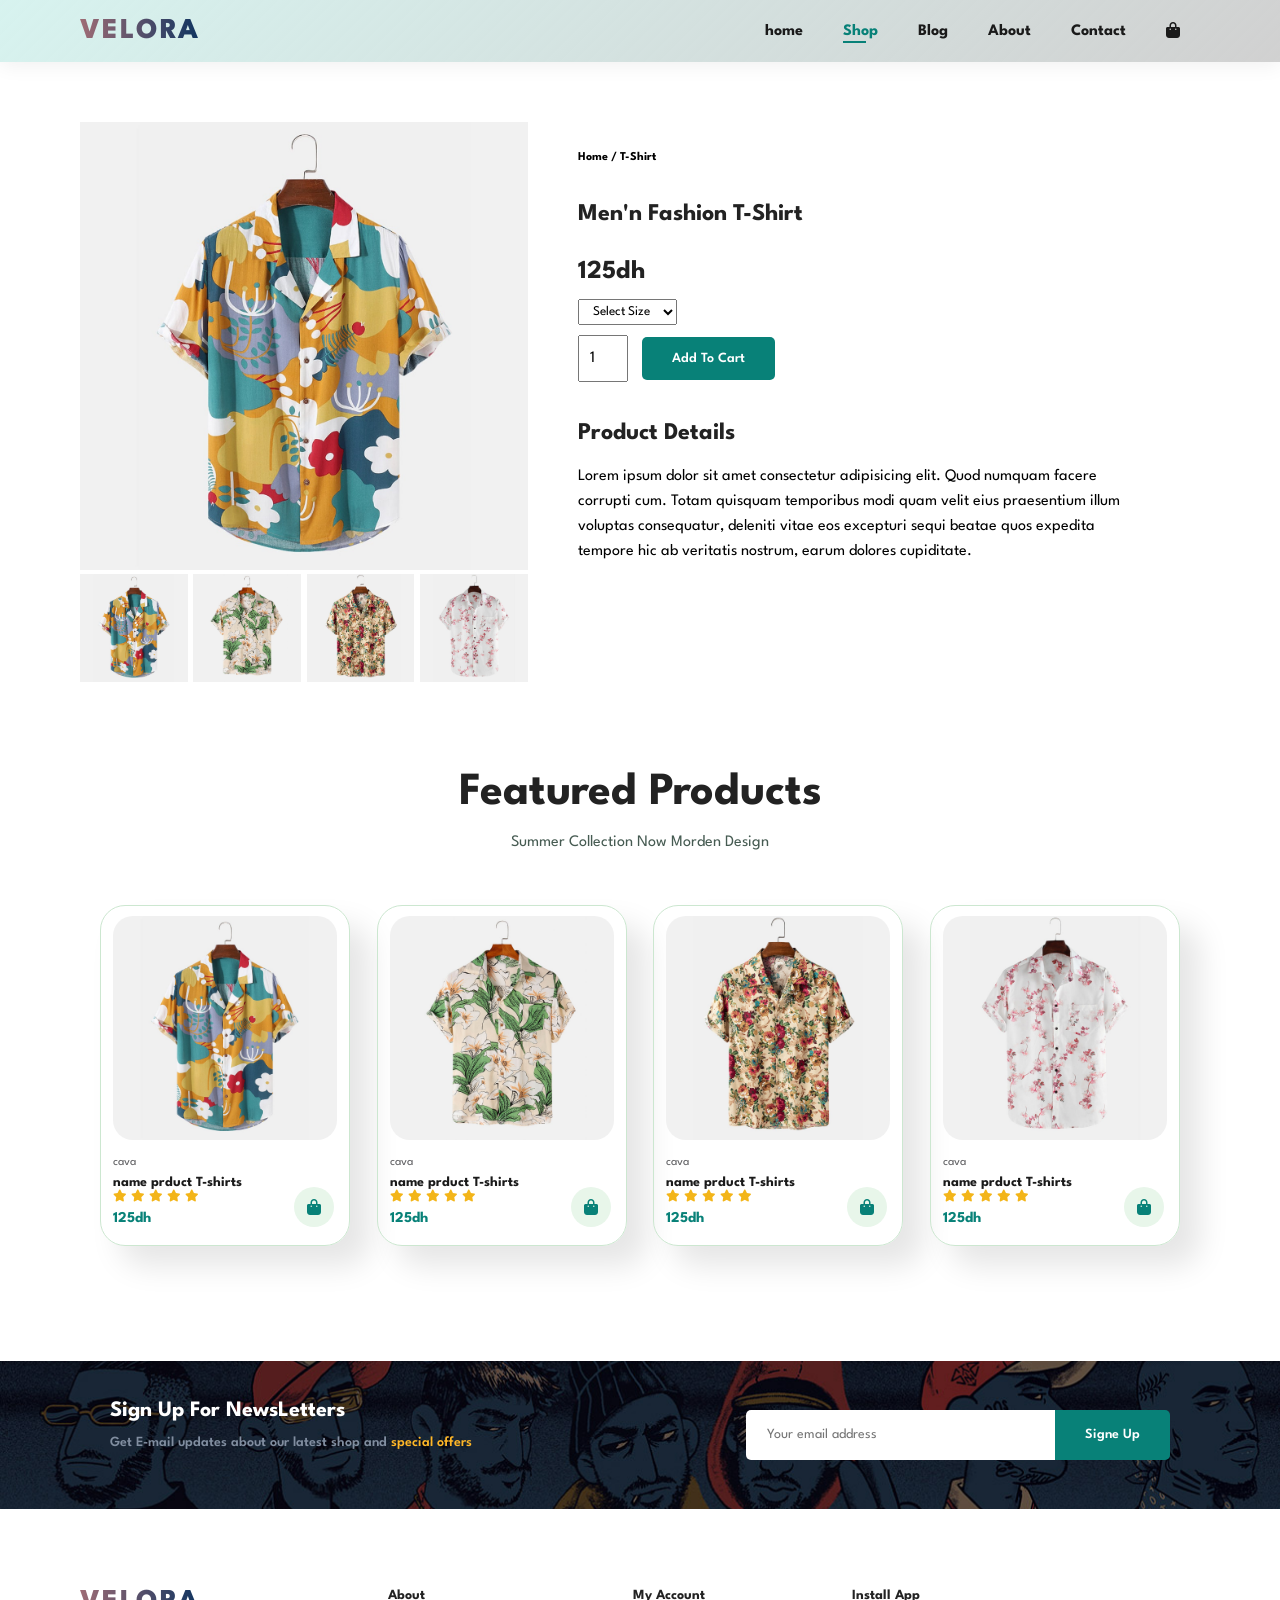
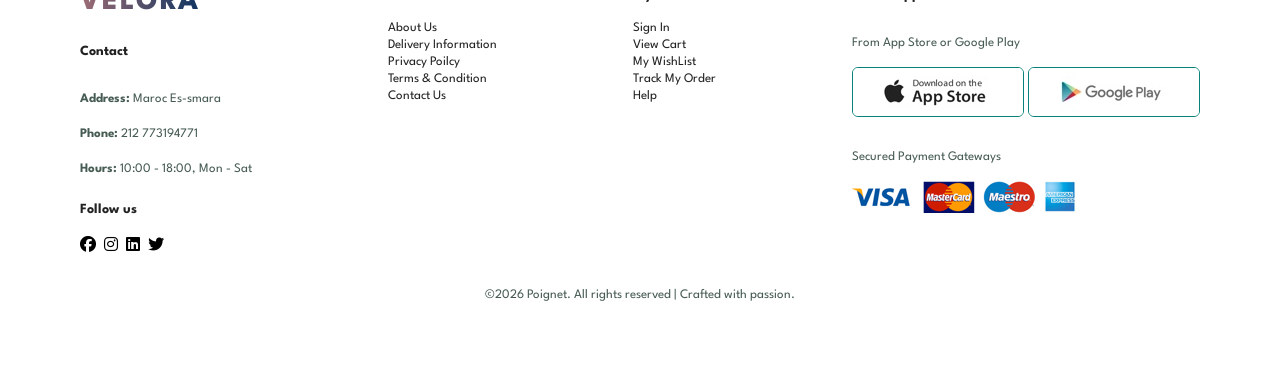
<file: MarketHub/subpages/sproduct.html>
<!DOCTYPE html>
<html lang="en">
  <head>
    <meta charset="UTF-8" />
    <meta http-equiv="X-UA-Compatible" content="IE=edge" />
    <meta name="viewport" content="width=device-width, initial-scale=1.0" />
    <title>Velora</title>
    <!-- font-awesome cdn -->
    <link
      rel="stylesheet"
      href="https://cdnjs.cloudflare.com/ajax/libs/font-awesome/6.5.1/css/all.min.css"
    />
    <!-- favicon -->
    <link rel="icon" href="../img/favicon.ico" />
    <!-- css style -->
    <link rel="stylesheet" href="../CSS/style.css" />
    <link rel="stylesheet" href="../CSS/responsive.css">
  </head>

  <body>
    <!-- Header -->
    <header id="header">
      <a href="#" class="logo">Velora</a>
      <nav>
        <ul id="navbar">
             <li><a  href="../index.html ">home</a></li>
             <li><a class="active" href="shop.html">Shop</a></li>
             <li><a href="blog.html">Blog</a></li>
             <li><a href="about.html">About</a></li>
             <li><a href="contact.html">Contact</a></li>
             <li><a href="cart.html">
              <i class="fa-solid fa-bag-shopping head-cart"></i>
            </a></li>
            <a href="#" id="close"><i class="fa-solid fa-xmark"></i></a>

        </ul>
      </nav>
      <div id="mobile">
        <a href="cart.html">
              <i class="fa-solid fa-bag-shopping head-cart"></i>
        </a>
        <i id="bar" class="fa-solid fa-bars"></i>
      </div>
    </header>
    <!-- details de product -->
    <section id="prodetails" class="section-p1">
        <div class="single-pro-image">
            <img src="../img/products/f1.jpg" width="100%" id="mainImg" alt="">
            <div class="small-img-group">
                <div class="small-img-col">
                    <img onclick="afficher(this.src)" src="../img/products/f1.jpg" class="small-img" width="100%" alt="">
                </div>
                <div class="small-img-col">
                    <img onclick="afficher(this.src)" src="../img/products/f2.jpg" class="small-img" width="100%" alt="">
                </div>
                <div class="small-img-col">
                    <img onclick="afficher(this.src)" src="../img/products/f3.jpg" class="small-img" width="100%" alt="">
                </div>
                <div class="small-img-col">
                    <img onclick="afficher(this.src)" src="../img/products/f4.jpg" class="small-img" width="100%" alt="">
                </div>
            </div>
        </div>
        <div class="single-pro-details">
            <h6>Home / T-Shirt</h6>
            <h4>Men'n Fashion T-Shirt</h4>
            <h2>125dh</h2>
            <select>
                <option>Select Size</option>
                <option>XL</option>
                <option>XXL</option>
                <option>Small</option>
                <option>Large</option>
            </select>
            <input type="number" value="1">
            <button class="normal" id="add-cart">Add To Cart</button>
            <h4>Product Details</h4>
            <span>Lorem ipsum dolor sit amet consectetur adipisicing elit. Quod numquam facere corrupti cum. Totam quisquam temporibus modi quam velit eius praesentium illum voluptas consequatur, deleniti vitae eos excepturi sequi beatae quos expedita tempore hic ab veritatis nostrum, earum dolores cupiditate.</span>

        </div>
    </section>
    <section id="product1" class="section-p1">
      <h2>Featured Products</h2>
      <p>Summer Collection Now Morden Design</p>
      <div class="pro-container">
        <div class="pro">
          <img src="../img/products/f1.jpg" alt="">
          <div class="des">
            <span>cava</span>
            <h5>name prduct T-shirts</h5>
            <div class="star">
              <i class="fa-solid fa-star"></i>
              <i class="fa-solid fa-star"></i>
              <i class="fa-solid fa-star"></i>
              <i class="fa-solid fa-star"></i>
              <i class="fa-solid fa-star"></i>
            </div>
            <h4>125dh</h4>
          </div>
          <a href="cart.html" class="cart"><i class="fa-solid fa-bag-shopping"></i></a>
        </div>
        <div class="pro">
          <img src="../img/products/f2.jpg" alt="">
          <div class="des">
            <span>cava</span>
            <h5>name prduct T-shirts</h5>
            <div class="star">
              <i class="fa-solid fa-star"></i>
              <i class="fa-solid fa-star"></i>
              <i class="fa-solid fa-star"></i>
              <i class="fa-solid fa-star"></i>
              <i class="fa-solid fa-star"></i>
            </div>
            <h4>125dh</h4>
          </div>
          <a href="cart.html"><i class="fa-solid fa-bag-shopping"></i></a>
        </div>
        <div class="pro">
          <img src="../img/products/f3.jpg" alt="">
          <div class="des">
            <span>cava</span>
            <h5>name prduct T-shirts</h5>
            <div class="star">
              <i class="fa-solid fa-star"></i>
              <i class="fa-solid fa-star"></i>
              <i class="fa-solid fa-star"></i>
              <i class="fa-solid fa-star"></i>
              <i class="fa-solid fa-star"></i>
            </div>
            <h4>125dh</h4>
          </div>
          <a href="cart.html"><i class="fa-solid fa-bag-shopping"></i></a>
        </div>
        <div class="pro">
          <img src="../img/products/f4.jpg" alt="">
          <div class="des">
            <span>cava</span>
            <h5>name prduct T-shirts</h5>
            <div class="star">
              <i class="fa-solid fa-star"></i>
              <i class="fa-solid fa-star"></i>
              <i class="fa-solid fa-star"></i>
              <i class="fa-solid fa-star"></i>
              <i class="fa-solid fa-star"></i>
            </div>
            <h4>125dh</h4>
          </div>
          <a href="cart.html"><i class="fa-solid fa-bag-shopping"></i></a>
        </div>
      </div>
    </section>
    <!-- NewsLetter -->
    <section id="newsletter" class="section-p1 section-m1">
      <div class="newstext">
        <h4>Sign Up For NewsLetters</h4>
      <p>Get E-mail updates about our latest shop and 
        <span>special offers</span></p>
      </div>
      <form class="form">
        <input type="email" placeholder="Your email address">
        <button class="normal" type="submit">Signe Up</button>
      </form>

    </section>
    <!-- Footer Deja wajd hit fih bzaf tl content -->
    <footer class="section-p1">
      <div class="col">
        <a href="#" class="logo">Velora</a>
        <h4>Contact</h4>
        <p>
          <strong>Address:</strong> Maroc Es-smara
        </p>
        <p><strong>Phone:</strong> 212 773194771</p>
        <p><strong>Hours:</strong> 10:00 - 18:00, Mon - Sat</p>

        <div class="follow">
          <h4>Follow us</h4>
          <div class="icon">
            <i class="fa-brands fa-facebook" aria-hidden="true"></i>
            <i class="fa-brands fa-instagram" aria-hidden="true"></i>
            <i class="fa-brands fa-linkedin" aria-hidden="true"></i>
            <i class="fa-brands fa-twitter" aria-hidden="true"></i>
          </div>
        </div>
      </div>

      <div class="col">
        <h4>About</h4>
        <a href="./subpages/about.html">About Us</a>
        <a href="./subpages/blog.html">Delivery Information</a>
        <a href="./subpages/blog.html">Privacy Poilcy</a>
        <a href="./subpages/blog.html">Terms &amp; Condition</a>
        <a href="./subpages/contact.html">Contact Us</a>
      </div>
      <div class="col">
        <h4>My Account</h4>
        <a href="#newsLetter">Sign In</a>
        <a href="./subpages/cart.html">View Cart</a>
        <a href="./subpages/shop.html">My WishList</a>
        <a href="./subpages/sproduct.html">Track My Order</a>
        <a href="./subpages/contact.html">Help</a>
      </div>

      <div class="col install">
        <h4>Install App</h4>
        <p>From App Store or Google Play</p>
        <div class="row">
          <img src="../img/pay/app.jpg" alt="app" />
          <img src="../img/pay/play.jpg" alt="play" />
        </div>
        <p>Secured Payment Gateways</p>
        <img src="../img/pay/pay.png" alt="pay" />
      </div>
      <div class="copyright">
        <p>©2026 Poignet. All rights reserved | Crafted with passion.</p>
      </div>
    </footer>
    <script>
        function afficher(src){
            let mainImg=document.getElementById("mainImg");
            mainImg.src=src;
        }
    </script>
    <script src="../js/main.js" defer></script>
  </body>
</html>
</file>
<file: MyShopProject/css/style.css>
@import url('https://fonts.googleapis.com/css2?family=Poppins:wght@300;400;500;600;700&display=swap');

* {
    margin: 0;
    padding: 0;
    box-sizing: border-box;
    font-family: 'Poppins', sans-serif;
}

html {
    scroll-behavior: smooth;
}

body {
    background-color: #fff;
    color: #111111;
    line-height: 1.6;
}

.main-header {
    background-color: #ffffff;
    display: flex;
    justify-content: space-between;
    align-items: center;
    padding: 20px 8%;
    position: fixed;
    top: 0;
    left: 0;
    width: 100%;
    z-index: 1000;
    border-bottom: 1px solid #f0f0f0;
}
#mobile{
    display: none;
}
#close{
    display: none;
}
#uptIcon{
    display: none;
}

.logo {
    font-size: 1.8rem;
    font-weight: 700;
    color: #111111;
    text-decoration: none;
    letter-spacing: 1px;
}

.navbar {
    display: flex;
}

.nav-links {
    display: flex;
    list-style: none;
    gap: 35px;
}

.nav-item {
    text-decoration: none;
    color: #666666;
    font-weight: 500;
    font-size: 0.95rem;
    transition: color 0.3s ease;
    position: relative;
    padding-bottom: 6px;
}

.nav-item::after {
    content: '';
    position: absolute;
    width: 0;
    height: 2px;
    bottom: 0;
    left: 0;
    background-color: #111111;
    transition: width 0.3s ease;
}

.nav-item:hover,.nav-item.active {
    color: #111111;
}

.nav-item:hover::after {
    width: 100%;
}

.cart-container {
    display: flex;
    align-items: center;
    gap: 8px;
    cursor: pointer;
    background-color: #f5f5f5;
    padding: 8px 16px;
    border-radius: 20px;
    transition: background-color 0.3s ease;
}

.cart-container:hover {
    background-color: #e8e8e8;
}

.cart-icon {
    font-size: 1.1rem;
}

.cart-text {
    font-size: 0.9rem;
    font-weight: 500;
}

.cart-count {
    background-color: #111111;
    color: #ffffff;
    font-size: 0.8rem;
    font-weight: bold;
    padding: 2px 8px;
    border-radius: 10px;
}

.hero-section {
    background: #fdfdfd;
    height: 80vh;
    display: flex;
    align-items: center;
    justify-content: center;
    text-align: center;
    padding: 0 20px;
    margin-top: 80px;
}

.hero-content {
    max-width: 800px;
}

.hero-title {
    font-size: 3.5rem;
    font-weight: 700;
    line-height: 1.2;
    margin-bottom: 20px;
    letter-spacing: -1px;
}

.hero-subtitle {
    font-size: 1.1rem;
    color: #666666;
    margin-bottom: 40px;
    font-weight: 300;
}

.hero-btn {
    display: inline-block;
    background-color: #111111;
    color: #ffffff;
    text-decoration: none;
    padding: 15px 40px;
    font-weight: 500;
    font-size: 0.95rem;
    border-radius: 30px;
    transition: background-color 0.3s ease, transform 0.3s ease;
}

.hero-btn:hover {
    background-color: #333333;
    transform: translateY(-2px);
}

.shop-container {
    padding: 80px 8%;
}

.section-title {
    font-size: 2rem;
    font-weight: 600;
    margin-bottom: 50px;
    text-align: center;
    position: relative;
}

.section-title::after {
    content: '';
    width: 40px;
    height: 2px;
    background-color: #111111;
    position: absolute;
    bottom: -10px;
    left: 50%;
    transform: translateX(-50%);
}

.products-grid {
    display: grid;
    grid-template-columns: repeat(auto-fit, minmax(260px, 1fr));
    gap: 40px;
}

.product-card {
    background-color: #ffffff;
    transition: transform 0.3s ease;
}

.product-img-wrapper {
    background-color: #f9f9f9;
    height: 320px;
    border-radius: 8px;
    overflow: hidden;
    margin-bottom: 15px;
    display: flex;
    justify-content: center;
    align-items: center;
    position: relative;
}

.product-img-wrapper img {
    width: 100%;
    height: 100%;
    object-fit: cover;
    transition: transform 0.6s cubic-bezier(0.25, 0.46, 0.45, 0.94);
}

.product-card:hover .product-img-wrapper img {
    transform: scale(1.05);
}

.product-info {
    padding: 5px;
}

.product-category {
    font-size: 0.8rem;
    color: #999999;
    text-transform: uppercase;
    letter-spacing: 1px;
    display: block;
    margin-bottom: 4px;
}

.product-name {
    font-size: 1.05rem;
    font-weight: 500;
    color: #111111;
    margin-bottom: 8px;
}

.product-price {
    font-size: 1.1rem;
    font-weight: 600;
    color: #111111;
    margin-bottom: 15px;
}

.add-to-cart-btn {
    background-color: transparent;
    color: #111111;
    border: 1px solid #111111;
    padding: 10px 20px;
    width: 100%;
    font-weight: 500;
    font-size: 0.9rem;
    border-radius: 4px;
    cursor: pointer;
    transition: background-color 0.3s ease, color 0.3s ease;
}

.add-to-cart-btn:hover {
    background-color: #111111;
    color: #ffffff;
}

.main-footer {
    background-color: #f9f9f9;
    border-top: 1px solid #f0f0f0;
    padding: 40px 20px;
    text-align: center;
    margin-top: 80px;
}

.footer-text {
    font-size: 0.85rem;
    color: #888888;
}

@media (max-width: 768px) {
    .main-header {
        padding: 15px 5%;
    }
    .hero-title {
        font-size: 2.3rem;
    }
    
    .shop-container {
        padding: 60px 5%;
    }
}
</file>
<file: MyShopProject/css/responsive.css>
/*IPAD*/
@media screen and (max-width:799px) {
    .navbar{
        width: 250px;
        position: fixed;
    }
    ul.nav-links{
        display: flex;
        flex-direction: column;
        justify-content: flex-start;
        align-items: flex-start;
        height: 100vh;
        width: 300px;
        position: fixed;
        top: 0;
        right: -300px;
        padding: 100px 0 0 20px;
        box-shadow: 0 40px 60px rgba(0, 0, 0,0.1);
        background-color: #ebecf7de;
        transition: all 0.4s ease;
    }
    ul.nav-links.active{
        right: 0;

    }
    #mobile{
        display: flex;
        text-align: center;

    }
    #mobile i{
        color: #1a1a1a;
        font-size: 24px;
        position: fixed;
        top: 20px;
        right: 20px;
    }
    #uptIcon{
        display: flex;
        position: relative;
        bottom: 40px;
    }
    #close{
        display: flex;
        color: #222;
        font-size: 30px;
        position: absolute;
        top: 20px;
        left: 20px;
    }
    #cartButton{
        display: none;
    }
    .hero-section {
        height: 80vh;
        padding: 0 10px;
        margin-top: 60px;
    }
    .hero-content {
        max-width: 600px;
    }
    .hero-title{
        font-size: 2rem;
        font-weight: 700;
    }
    .hero-subtitle {
        font-size: 1rem;
        color: #666666;
    }
    .cart-container {
        background-color: #e8e8e8;
        padding: 8px 16px;
        border-radius: 20px;
        transition: background-color 0.3s ease;
    }
    .cart-container:hover {
        background-color: #585656;
    }
    #shop{
        width: 90%;
        
        margin: auto;
    }
}
</file>
<file: MarketHub/CSS/style.css>
/* google font */
@import url('https://fonts.googleapis.com/css2?family=Spartan:wght@100;200;300;400;500;600;700;800;900&display=swap');

:root {
  --primary-color: #088178;  
}

* {
  margin: 0;
  padding: 0;
  box-sizing: border-box;
  font-family: 'Spartan', sans-serif;
}

html {
  scroll-behavior: smooth;
}

/********** Global Styles ************/

h1 {
  font-size: 3.125rem;
  line-height: 4rem;
  color: #222;
}

h2 {
  font-size: 2.875rem;
  line-height: 3.375rem;
  color: #222;
}

h4 {
  font-size: 1.5rem;
  color: #222;
}

h6 {
  font-weight: 700;
  font-size: 12px;
}

p {
  font-size: 16px;
  color: #465b52;
  margin: 15px 0 20px 0;
}

a {
  text-decoration: none;
}

.section-p1 {
  padding: 40px 80px;
}

.section-m1 {
  margin: 40px 0;
}

button.normal {
  font-size: 14px;
  font-weight: 600;
  padding: 15px 30px;
  color: #000;
  background-color: #fff;
  border-radius: 5px;
  cursor: pointer;
  border: none;
  outline: none;
  transition: all 0.3s ease;
}

button.white {
  font-size: 13px;
  font-weight: 600;
  padding: 11px 18px;
  color: #ffffff;
  background-color: transparent;
  cursor: pointer;
  border: 1px solid white;
  outline: none;
  transition: all 0.3s ease;
}

/* header section */
#header{
  display: flex;
  justify-content: space-between;
  align-items: center;
  padding: 18px 80px;
  background: linear-gradient(135deg,#beebe59d,#4444443f);
  box-shadow: 0 4px 20px rgba(0, 0, 0, 0.06);
  position: sticky;
  top: 0;
  left: 0;
  z-index: 999;
}
.logo{
  font-size: 1.8rem;
  text-decoration: none;
  font-weight: 800;
  background: linear-gradient(90deg,#9e6c75,#0f3460);
  text-transform: uppercase;
  letter-spacing: 2px;
  -webkit-background-clip: text;
  -webkit-text-fill-color: transparent;
}
/*navbar*/
#navbar{
  display: flex;
  justify-content: center;
  align-items: center;
}

#navbar li{
  list-style: none;
  padding: 0 20px;
  position: relative;
}

#navbar li a{
  font-size: 1rem;
  font-weight: 700;
  color:#1a1a1a ;
  transition: all 0.3s ease;
}

#navbar li a:hover,
#navbar li a.active{
  color: var(--primary-color);
}

#navbar li a:hover::after,
#navbar li a.active::after{
  content: '';
  width: 30%;
  height: 2px;
  position: absolute;
  bottom: -4px;
  left: 20px;
  background-color: var(--primary-color);
}

.head-cart{
  font: 1.3rem;
}

#mobile{
  display: none;
}

#close{
  display: none;
}
/* hero section */
#img-slider{
  height: 100vh;
  width: 100%;
  display: flex;
  justify-content: center;
  align-items: center;
  position: relative;
  overflow: hidden;
}
#img-slider .slide img{
  object-fit: cover;
  width: 100vw;
  height: 100vh;
  object-position: top right;
  position: relative;
}
#img-slider .slide .info{
  position: absolute;
  top: 50%;
  transform: translateY(-50%);
  display: flex;
  flex-direction: column;
  align-items: flex-start;
  justify-content: center;
  z-index: 1;
  padding: 0 80px;
}
.select-none{
  user-select: none;
}
#img-slider .slide .info h4{
  padding-bottom: 15px;
}

#img-slider .slide .info h1{
  color: var(--primary-color);
  padding-top: 10px;
}
#img-slider .slide .info button{
  background: url(../img/button.png);
  background-color: transparent;
  color: var(--primary-color);
  border: 0;
  padding: 14px 80px 14px 65px;
  font-size: 15px;
  font-weight: 700;
  cursor: pointer;
}
/*feature section*/
#feature{
  display: flex;
  justify-content: space-between;
  align-items: center;
  flex-wrap: wrap;
}
#feature .fe-box{
  width: 180px;
  text-align: center;
  padding: 25px 15px;
  box-shadow: 20px 20px 34px rgba(0, 0, 0, 0.03);
  border: 1px solid #cce7d0;
  border-radius: 4px;
  margin: 15px 0;
  cursor: pointer;
  transition: all 0.3s linear;
}
#feature .fe-box:hover{
  box-shadow: 10px 10px 54px rgba(70, 62, 212, 0.1);
  
}

#feature .fe-box img{
  width: 100%;
  margin-bottom: 10px;
}
#feature .fe-box h6{
  padding: 9px 8px 6px;
  background-color: #fddde4;
  border-radius: 4px;
  color: var(--primary-color);
  line-height: 1;
}
#feature .fe-box:nth-child(2) h6{
  background-color: #cdebbc;
}
#feature .fe-box:nth-child(3) h6{
  background-color: #d1e8f2;
}
#feature .fe-box:nth-child(4) h6{
  background-color: #f6dbf6;
}
#feature .fe-box:nth-child(5) h6{
  background-color: #cdd4f8;
}
#feature .fe-box:nth-child(6) h6{
  background-color: #fff2e5;
}
/* product section */
#product1{
  text-align: center;
}
#product1 .pro-container{
  padding: 20px;
  display: flex;
  justify-content: space-between;
  align-items: center;
  flex-wrap: wrap;
}
#product1 .pro-container .pro{
  width: 23%;
  min-width: 250px;
  padding: 10px 12px;
  border: 1px solid #cce7d0;
  border-radius: 25px;
  cursor: pointer;
  box-shadow: 20px 20px 30px rgba(0, 0, 0, 0.1);
  margin: 15px 0;
  transition: all 0.3s linear;
  position: relative;
}
#product1 .pro-container .pro:hover{
  box-shadow:20px 20px 30px rgba(0, 0, 0, 0.14) ;
}
#product1 .pro-container .pro img{
  width: 100%;
  border-radius: 20px;
}
#product1 .pro .des{
  text-align: start;
  padding: 10px 0;

}
#product1 .pro .des span{
  color: #606063;
  font-size: 12px;
}

#product1 .pro .des h5{
  padding-top: 7px;
  color: #1a1a1a;
  font-size: 14px;
}
#product1 .pro .des i{
  font-size: 12px;
  color: rgb(243, 181, 25);
}
#product1 .pro .des h4{
  padding-top: 7px;
  font-size: 15px;
  font-weight: 700;
  color: var(--primary-color);
}
#product1 .pro a i{
   width: 40px;
   height: 40px;
   line-height: 40px;
   background-color:#e8f6ea;
   color: var(--primary-color);
   border-radius: 50px;
   position: absolute;
   bottom: 18px;
   right: 15px;
}
/* call to action*/
#banner{
  background: url(../img/banner/b2.jpg) center/cover;
  width: 100%;
  height: 40vh;
  text-align: center;
  display: flex;
  flex-direction: column;
  align-items: center;
  justify-content: center;
}
#banner h4{
  color: white;
  font-size: 16px;
}

#banner h2{
  color: white;
  font-size: 30px;
  padding: 10px 0;

}

#banner h2 span{
  color: #ef3636;
}
#banner .normal{
  transition: all 0.3s ease;
}
#banner .normal:hover{
  background-color: var(--primary-color);
  color: white;
}

/* small banner*/
#sm-banner{
  display: flex;
  justify-content: space-around;
  flex-wrap: wrap;
}
#sm-banner .banner-box{
  background: url(../img/img1.jpg) center/cover;
  height: 50vh;
  min-width: 47%;
  display: flex;
  flex-direction: column;
  align-items: flex-start;
  justify-content: center;
  padding: 30px;
}
#sm-banner .banner-box:nth-child(2){
  background: url(../img/banner/b10.jpg) center/cover;
}

#sm-banner .banner-box h4{
  color: white;
  font-size: 20px;
  font-weight: 300;
}

#sm-banner .banner-box h2{
  color: white;
  font-size: 28px;
  font-weight: 800;
}

#sm-banner .banner-box span{
  color: white;
  font-size: 14px;
  font-weight: 500;
  padding-bottom: 15px;
}

#sm-banner .banner-box:hover button{
  background-color: var(--primary-color);
  border: 1px solid var(--primary-color);
  color: white;
}
/* banner 3 section*/
#banner3{
  display: flex;
  justify-content: space-around;
  flex-wrap: wrap;
  padding: 0 80px;
}
#banner3 .banner-box{
  background: url(../img/img4.jpg) center/cover;
  height: 30vh;
  min-width: 30%;
  display: flex;
  flex-direction: column;
  justify-content: center;
  align-items: flex-start;
  padding: 20px;
  margin-bottom: 20px;
}
#banner3 .banner-box h4{
  color: white;
  font-weight: 900;
  font-size: 22px;
}

#banner3 .banner-box h3{
  color: #ec544e;
  font-weight: 800;
  font-size: 15px;
}
#banner3 .banner-box:nth-child(2){
  background: url(../img/img7.jpg) center/cover;
}

#banner3 .banner-box:nth-child(3){
  background: url(../img/img3.jpg) center/cover;
}
/*newletter section*/
#newsletter{
  display: flex;
  justify-content: space-between;
  flex-wrap: wrap;
  align-items: center;
  background: url(../img/banner/b1.jpg) center/cover;
  padding: 40px 110px;
}

#newsletter h4{
  color: white;
  font-weight: 700;
  font-size: 22px;
}

#newsletter p{
  color: #818ea0;
  font-weight: 600;
  font-size: 14px;
}

#newsletter p span{
  color: #ffb727;
}

#newsletter input{
  height: 3.125rem;
  padding: 0 1.25rem;
  font-size: 14px;
  width: 100%;
  border: 1px solid transparent;
  border-radius: 5px 0 0 5px;
  outline: none;
}

#newsletter button{
  background-color: var(--primary-color);
  color: white;
  height: 3.125rem;
  white-space: nowrap;
  border-radius: 0 5px 5px 0;
}
#newsletter .form{
  display: flex;
  width: 40%;
}
/* footer */
footer{
  display: flex;
  flex-wrap: wrap;
  justify-content: space-between;
  margin: 40px 0;
}
footer .col{
  display: flex;
  flex-direction: column;
  align-items: flex-start;
  margin-bottom: 20px;
}

footer .logo{
  cursor: pointer;
  margin-bottom: 30px;
}
footer h4{
  font-size: 14px;
  margin-bottom: 20px;
}

footer p{
  font-size: 13px;
  margin-bottom: 8px;
}

footer a{
  font-size: 13px;
  text-decoration: none;
  color: #222;
  margin-bottom: 5px;
}
footer .follow{
  margin-top: 20px;
}

footer .follow i{
  counter-reset: #465b52;
  margin-right: 4px;
}

footer .follow i:hover{
   color: var(--primary-color);
}
footer .install .row img{
  border: 1px solid var(--primary-color);
  border-radius: 6px;
  cursor: pointer;
}

footer .install img{
  margin: 10px 0 15px;
}

footer .copyright{
  text-align: center;
  width: 100%;
}
/* shop */
#page-header{
  background: url(../img/about/banner.png) center/cover;
  height: 40vh;
  width: 100%;
  display: flex;
  justify-content: center;
  align-items: center;
  flex-direction: column;
  padding: 14px;
}
#page-header h2,#page-header p{
  color: white;
}
#pagination{
  text-align: center;
}
#pagination a{
  text-decoration: none;
  background-color: var(--primary-color);
  padding: 15px 20px;
  border-radius: 4px;
  color: #fff;
  font-weight: 600;
  margin-left: 2px;
  box-shadow: 20px 20px 35px rgba(0, 0, 0, 0.03);
}
#pagination a i{
  font-size: 16px;
  font-weight: 600;
}
/* detail de product*/
#prodetails{
  display: flex;
  margin-top: 20px;

}
#prodetails .single-pro-details{
  width: 50%;
  padding-top: 30px;
}

#prodetails .single-pro-image{
  width: 40%;
  margin-right: 50px;
}
#prodetails .single-pro-image .small-img-group{
  display: flex;
  justify-content: space-between;
}
.small-img-col{
  flex-basis: 24%;
  cursor: pointer;
}
#prodetails .single-pro-details h4{
  padding: 40px 0 20px 0;
}
#prodetails .single-pro-details h2{
  font-size: 26px;
}
#prodetails .single-pro-details select{
  display: block;
  padding: 5px 10px;
  margin-bottom: 10px;
}
#prodetails .single-pro-details input{
  width: 50px;
  height: 47px;
  padding-left: 10px;
  font-size: 16px;
  margin-right: 10px;
}
#prodetails .single-pro-details input:focus{
  outline: none;
}
#prodetails .single-pro-details button{
  background-color: var(--primary-color);
  color: #fff;
}
#prodetails .single-pro-details span{
  line-height: 25px;
}
/* blog */
#page-header.blog-header{
  background: url(../img/banner/b19.jpg) center/cover;
}
#blog{
  padding: 150px 150px 0 150px;
}
#blog .blog-box{
  display: flex;
  align-items: center;
  width: 100%;
  position: relative;
  padding-bottom: 90px;
}
#blog .blog-img{
  width: 50%;
  margin-right: 40px;
  z-index: 2;
}
#blog .blog-img img{
  width: 100%;
  height: 300px;
  object-fit: cover;
  
}
#blog .blog-details{
  width: 50%;
}

#blog .blog-details a{
  text-decoration: none;
  font-size: 11px;
  color: #000;
  font-weight: 700;
  position: relative;
}
#blog .blog-details a::after{
  content: "";
  width: 50px;
  height: 1px;
  background-color: #000;
  position: absolute;
  top: 4px;
  right: -60px;
  transition: all 0.3s ease;
}
#blog .blog-details a:hover{
  color: var(--primary-color);
}
#blog .blog-details a:hover::after{
  background-color: var(--primary-color);
}
#blog .blog-box h1{
  position: absolute;
  top: -40px;
  left: 0;
  font-size: 70px;
  font-weight: 700;
  color: #c9cbce;
  z-index:-9;
}
/* about */
#page-header.about-header{
  background:url(../img/about/banner.png) center/cover ;
}
#about-header {
  display: flex;
  align-items: center;
  padding: 100px 50px 100px 20px;
}
#about-header img{
  width: 50%;
  height: auto;
}
#abour-header div{
  padding-left: 40px;
}
#about-app{
  text-align: center;
}
#about-app .video{
  width: 70%;
  height: 100%;
  margin: 30px auto 0 auto;
}
#about-app .video video{
  width: 100%;
  height: 100%;
  border-radius: 20px;
}
/* contact */
#page-header.contact-header{
  background: url(../img/about/banner.png) center/cover;
  
}
#contact-details{
  display: flex;
  align-items: center;
  justify-content: space-between;
}
#contact-details .details{
  width: 40%;
}
#contact-details .details span{
  font-size: 12px;
}
#contact-details .details h2,
#form-details form h2{
  font-size: 26px;
  line-height: 35px;
  padding: 20px 0;
}
#contact-details .details h3{
  font-size: 16px;
  padding-bottom: 15px ;
}
#contact-details .details li{
  list-style: none;
  display: flex;padding: 10px 0;
}
#contact-details .details li i{
  font-size: 14px;
  padding-right: 22px;
}
#contact-details .details li p{
  margin: 0;
  font-size: 14px;
}
#contact-details .map{
  width: 55%;
  height: 400px;
}
#contact-details .map iframe{
  width: 100%;
  height: 100%;
}
#form-details{
  display: flex;justify-content: space-between;
  margin: 30px;padding: 80px;
  border: 1px solid #e1e1e1;
}
#form-details form{
  width: 65%;
  display: flex;
  flex-direction: column;
  align-items: flex-start;
 
}
#form-details form span{
  font-size: 12px;
}
#form-details form input,
#form-details form textarea{
  width: 100%;
  padding: 12px 15px ;
  outline: none;
  margin-bottom: 20px;
  border: 1px solid #e1e1e1;
}
#form-details form button{
  background-color: var(--primary-color);
  color: white;
}
#form-details .people div{
  padding: 25px;
  display: flex;
  align-items: flex-start;
}
#form-details .people div img{
  width: 65px;
  height: 65px;
  object-fit: cover;
  margin-right: 15px;
}
#form-details .people div p{
  margin: 0;
  font-size: 13px;
  line-height: 25px;
}
#form-details .people div p span{
  display: block;
  font-size: 16px;
  font-weight: 600;
  color: #000;
}
/* cart */
#cart{
  overflow-x: auto;
}
#cart table{
  width: 100%;
  border-collapse: collapse;
  table-layout: fixed;
  white-space: nowrap;
}
#cart table img{
  width: 70px;
}
#cart table td{
  width: 150px;
  text-align: center;
}
#cart table td:nth-child(1){
  width: 100px;
  text-align: center;
}
#cart table td:nth-child(3){
  width: 250px;
  text-align: center;
}
#cart table td:nth-child(5) input{
  width: 70px;
  padding: 10px 5px 10px 15px;
}
#cart table thead{
  border: 1px solid #e2e9e1;
  border-left: none;
  border-right: none;
}
#cart table thead td{
  font-weight: 700;
  text-transform: uppercase;
  font-size: 13px;
  padding: 18px 0;
}
#cart table tbody tr td{
  padding-top: 15px;

}
#cart table tbody td{
  font-size: 13px;
}
#cart-add{
  display: flex;
  flex-wrap: wrap;
  justify-content: space-between;

}
#coupon{
  width: 50%;
  margin-bottom: 30px;

}
#coupon h3,
#subtotal h3{
  padding-bottom: 15px;
}
#coupon input{
  padding: 10px 20px;
  outline: none;
  width: 60%;
  margin-right: 10px;
  border: 1px solid #e2e9e1;
}
#coupon button,
#subtotal button{
  background-color: var(--primary-color);
  color: white;
  padding: 12px 20px;
}
#subtotal{
  width: 50%;
  margin-bottom: 30px;
  border: 1px solid #e2e9e1;
  padding: 30px;
}
#subtotal table{
  border-collapse: collapse;
  width: 100%;
  margin-bottom: 20px;
}
#subtotal table td{
  width: 50%;
  border: 1px solid #e2e9e1;
  padding: 10px;
  font-size: 13px;
}
</file>
<file: MarketHub/CSS/responsive.css>
/* IPAD*/
@media screen and (max-width:799px) {
    .section-p1{
        padding: 40px;
    }
    #navbar{
        display: flex;
        flex-direction: column;
        justify-content: flex-start;
        align-items: flex-start;
        height: 100vh;
        width: 300px;
        position: fixed;
        top: 0;
        right: -300px;
        padding: 80px 0 0 10px;
        box-shadow: 0 40px 60px rgba(0, 0, 0, 0.1);
        background-color: #e3e6f3;
        transition: all 0.4s ease;
    }
    #navbar.active{
        right: 0;
    }
    #navbar li{
        margin-bottom: 25px;
    }
    #mobile{
        display: initial;
    }
    #mobile i{
        color: #1a1a1a;
        font-size: 24px;
        padding-left: 20px;
    }
    #close{
        display: initial;
        font-size: 24px;
        color: #222;
        position: absolute;
        top: 30px;
        left: 30px;
    }
    .lg-bag{
        display: none;
    }
    #img-slider .slide .info{
        padding: 0 40px;
    }
    #img-slider .slide img{
        object-position: top 30% right 30%;
    }
    #img-slider .slide .info h4{
        padding-bottom: 10px;
    }
    #feature {
        justify-content: center;
    }
    #feature .fe-box{
        margin: 15px;
    }
    #product1 .pro-container{
        justify-content: center;
    }
    #product1 .pro-container .pro{
        margin: 15px;
    }

    #banner{
        height: 20vh;
    }
    #sm-banner .banner-box{
        min-width: 100%;
        height: 30vh;
        margin-bottom: 20px;
    }
    #sm-banner .banner-box:nth-child(2){
        margin-bottom: 0px;
    }

    #banner3{
        padding: 0 40px;
    }
    #banner3 .banner-box{
        width: 28%;
    }

    #newsletter{
        padding: 40px;
    }
    #newsletter .form{
        width: 70%;
    }
    footer{
        margin: 0;
    }
    /* contact */
    #form-details{
        padding: 40px;
    }
    /* contact */
    #form-details form{
        width: 50%;
    }
    
}
/* mobile*/
@media screen and (max-width:477px) {
    #header{
        padding: 10px 30px;
    }
    #navbar{
        width: 250px;
    }
    .section-p1{
        padding: 20px;
    }
    #img-slider .slide .info{
        padding: 0 20px;
    }
    #img-slider .slide .info h4{
        padding-bottom: 7px;
    }
    #img-slider .slide .info h1{
        line-height: 1;
    }
    h1{
        font-size: 38px;
    }
    h2{
        font-size: 32px;
    }
    #feature{
        justify-content: space-around;
    }
    #feature .fe-box{
        width: 150px;
        margin: 0 0 15px 0;
    }
    #product1 .pro-container .pro{
        width: 100%;
    }
    #banner{
        height: 40vh;
    }
    #sm-banner .banner-box{
        height: 40vh;
    }
    #sm-banner .banner-box:nth-child(2){
        margin-top: 20px;
    }
    #banner3{
        padding: 0 20px;
    }
    #banner3 .banner-box{
        width: 100%;
    }
    #newsletter{
        padding: 40px 20px;
    }
    #newsletter .form{
        width: 100%;
    }
    footer .copyright{
        text-align: start;
    }
    #prodetails{
        flex-direction: column;
    }
    #prodetails .single-pro-details{
        width: 100%;
    }
    #prodetails .single-pro-image{
        width: 100%;
        margin-right: 0;
    }
    /* blog page*/ 
    #blog{
        padding: 100px 20px 0 20px;
    }
    #blog .blog-box{
        flex-direction: column;
        align-items: flex-start;
    }
    #blog .blog-img{
        margin-right: 0;
        width: 100%;
        margin-bottom: 30px;
    }
    #blog .blog-details{
        width: 100%;
    }
    /* About */
    .about-header p{
        font-size: 12px;
    }
    #about-header{
        flex-direction: column;
        padding: 30px 20px 30px 20px;
    } 
    #about-header img{
        width: 100%;
    }
    #about-app .video{
        width: 100%;
    }
    /* contact*/
    /* contact */
    #contact-details{
        flex-direction: column;
    }
    #contact-details .details{
        width: 100%;
        margin-bottom: 30px;
    }
    #contact-details .map{
        width: 100%;
    }
    #form-details{
        margin: 10px;
        padding: 30px 10px;
        flex-wrap: wrap;
    }
    #form-details form{
        width: 100%;
        margin-bottom: 30px;
    }
    /* cart*/
    #cart-add{
        flex-direction: column;
    }
    #coupon{
        width: 100%;
    }
    #subtotal{
        width: 100%;
        padding: 20px;
    }
}
</file>
